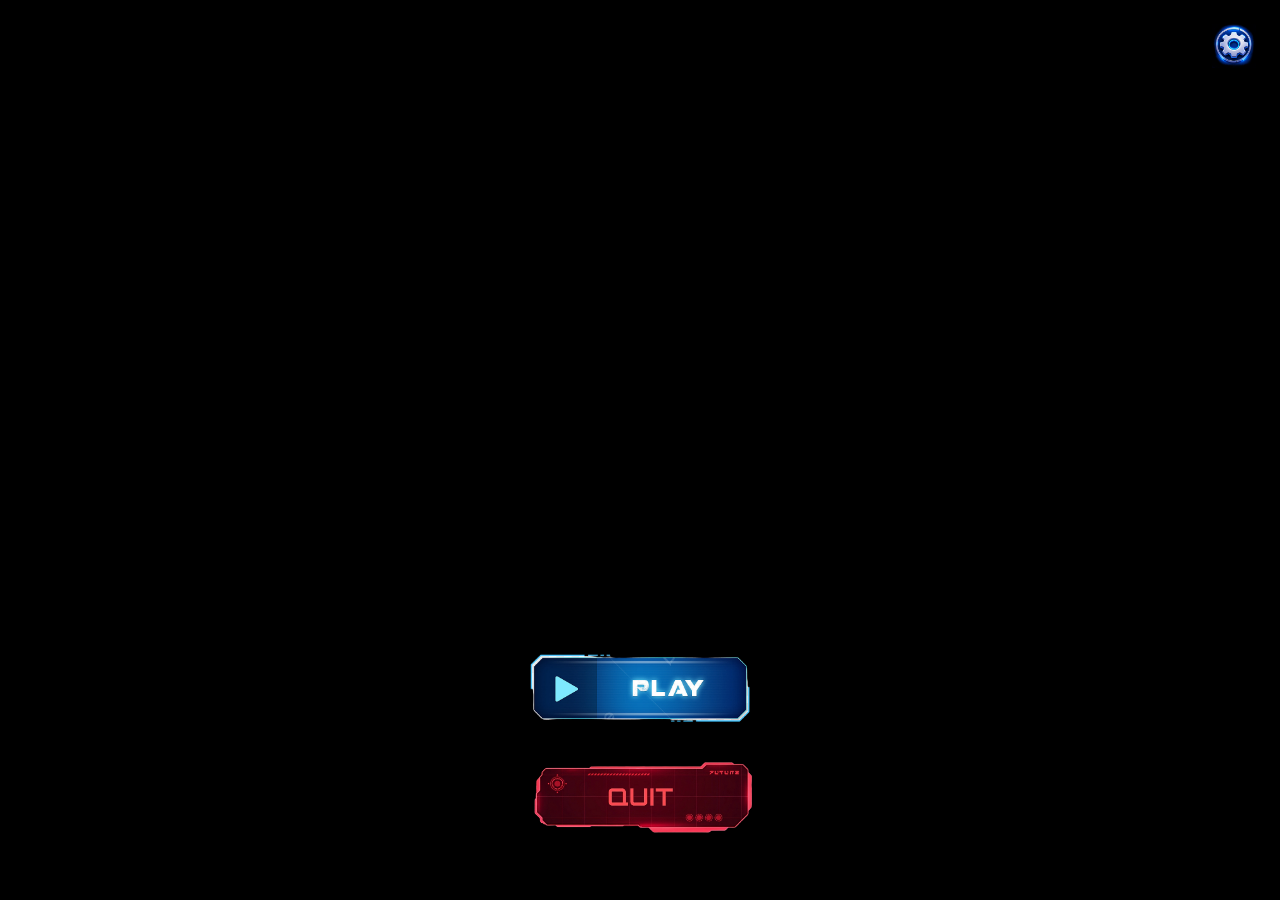
<file: index.html>
<!DOCTYPE html>
<html lang="en">
<head>
  <meta charset="UTF-8" />
  <meta name="viewport" content="width=device-width, initial-scale=1.0" />
  <title>SOLAR ALERT</title>
  <style>
    * {
      margin: 0;
      padding: 0;
      box-sizing: border-box;
      user-select: none;
    }

    html, body {
      width: 100%;
      height: 100%;
      overflow: hidden;
      background-color: #000;
      font-family: 'Segoe UI', Tahoma, Geneva, Verdana, sans-serif;
    }

    .background-video {
      position: fixed;
      inset: 0;
      width: 100vw;
      height: 100vh;
      object-fit: cover;
      z-index: 1;
    }

    /* Lower-middle vertical menu container */
    .menu-container {
      position: fixed;
      bottom: 5%;
      left: 50%;
      transform: translateX(-50%);
      z-index: 2;
      display: flex;
      flex-direction: column;
      align-items: center;
      gap: 1rem;
    }

    .exit-image-btn {
      position: relative;
      display: grid;
      place-items: center;
      width: min(240px, 72vw);
      aspect-ratio: 1457 / 703;
      border: none;
      padding: 0;
      background: transparent;
      cursor: pointer;
      transition: transform 0.2s ease, filter 0.2s ease;
    }

    .exit-image-btn img {
      position: absolute;
      inset: 0;
      width: 100%;
      height: 100%;
      object-fit: contain;
      pointer-events: none;
    }

    .exit-image-btn:hover,
    .exit-image-btn:focus-visible {
      transform: scale(1.08);
      filter: drop-shadow(0 0 12px rgba(56, 189, 248, 0.8));
    }

    .exit-image-btn:focus-visible {
      outline: 2px solid #7dd3fc;
      outline-offset: 3px;
    }

    .exit-image-btn:active {
      transform: scale(0.98);
    }

    .play-image-btn {
      position: relative;
      width: min(220px, 70vw);
      height: min(70px, 22vw);
      overflow: hidden;
      border: none;
      padding: 0;
      background: transparent;
      cursor: pointer;
      transition: transform 0.2s ease, filter 0.2s ease;
    }

    .play-image-btn img {
      position: absolute;
      top: 50%;
      left: 50%;
      width: min(380px, 120vw);
      height: min(380px, 120vw);
      max-width: none;
      object-fit: contain;
      transform: translate(-50%, -50%);
    }

    .play-image-btn:hover,
    .play-image-btn:focus-visible {
      transform: scale(1.08);
      filter: drop-shadow(0 0 12px rgba(56, 189, 248, 0.8));
    }

    .play-image-btn:focus-visible {
      outline: 2px solid #7dd3fc;
      outline-offset: 3px;
    }

    .play-image-btn:active {
      transform: scale(0.98);
    }

    /* Upper-right icon bar */
    .top-right-controls {
      position: fixed;
      top: 1.5rem;
      right: 1.5rem;
      z-index: 3;
      display: flex;
      align-items: center;
      gap: 1rem;
    }

    .icon-btn {
      background: transparent;
      border: none;
      padding: 0;
      cursor: pointer;
      transition: transform 0.2s ease, opacity 0.2s ease;
    }

    .icon-btn img {
      width: 44px;
      height: 44px;
      display: block;
      object-fit: contain;
      filter: drop-shadow(0 2px 6px rgba(0, 0, 0, 0.85));
    }

    .icon-btn:hover {
      transform: scale(1.1);
    }

    .icon-btn.disabled {
      cursor: default;
      opacity: 0.85;
    }

    .icon-btn.disabled:hover {
      transform: none;
    }

    .settings-modal {
      position: fixed;
      top: 5rem;
      right: 1.5rem;
      z-index: 4;
      display: none;
      width: min(320px, calc(100vw - 3rem));
      padding: 1.25rem;
      color: #ffffff;
      background: rgba(10, 15, 28, 0.96);
      border: 1px solid rgba(56, 189, 248, 0.55);
      border-radius: 14px;
      box-shadow: 0 12px 36px rgba(0, 0, 0, 0.7);
    }

    .settings-modal h2 {
      margin-bottom: 1rem;
      font-size: 1.2rem;
    }

    .sound-row,
    .volume-row {
      display: flex;
      align-items: center;
      justify-content: space-between;
      gap: 1rem;
      margin-bottom: 1rem;
      font-weight: 700;
    }

    .sound-toggle {
      padding: 0.2rem;
      background: transparent;
      border: 0;
      cursor: pointer;
    }

    .sound-toggle img {
      display: block;
      width: 40px;
      height: 40px;
      object-fit: contain;
    }

    .volume-row input {
      width: 120px;
      accent-color: #fbbf24;
    }

    .audio-status {
      min-height: 2.5em;
      margin-bottom: 0.8rem;
      color: #cbd5e1;
      font-size: 0.8rem;
      line-height: 1.4;
    }

    .close-settings-btn {
      width: 100%;
      padding: 0.6rem;
      color: #ffffff;
      background: #334155;
      border: 0;
      border-radius: 8px;
      font-weight: 700;
      cursor: pointer;
    }

  </style>
</head>
<body>

  <!-- Background Video -->
  <video class="background-video" src="assets/video/welcome-background.mp4" autoplay muted playsinline aria-hidden="true"></video>

  <!-- Background Audio -->
  <audio id="bgAudio" src="assets/audio/bg-music.mp3" autoplay loop></audio>

  <!-- Upper-Right Controls -->
  <div class="top-right-controls">
    <button id="settingBtn" class="icon-btn" aria-label="Settings" aria-expanded="false">
      <img src="assets/icon/setting.png" alt="Settings" />
    </button>
  </div>

  <section id="settingsModal" class="settings-modal" role="dialog" aria-labelledby="settingsTitle" aria-hidden="true">
    <h2 id="settingsTitle">Settings</h2>
    <div class="sound-row">
      <span>Background Music</span>
      <button id="audioToggleBtn" class="sound-toggle" type="button" aria-label="Turn background music off" aria-pressed="true">
        <img id="audioIcon" src="assets/icon/bg-on.png" alt="Music on" />
      </button>
    </div>
    <label class="volume-row" for="volumeSlider">
      <span>Volume</span>
      <input id="volumeSlider" type="range" min="0" max="100" value="50" />
      <span id="volumeValue">50%</span>
    </label>
    <p id="audioStatus" class="audio-status" aria-live="polite"></p>
    <button id="closeSettingsBtn" class="close-settings-btn" type="button">Close</button>
  </section>

  <!-- Main Menu -->
  <div class="menu-container">
    <button id="playBtn" class="play-image-btn" type="button" aria-label="Play">
      <img src="assets/icon/play.png" alt="" />
    </button>
    <button id="exitBtn" class="exit-image-btn" type="button" aria-label="Exit">
      <img src="assets/icon/mm-exit.png" alt="" />
    </button>
  </div>

  <script>
    const playBtn = document.getElementById('playBtn');
    const exitBtn = document.getElementById('exitBtn');

    playBtn.addEventListener('click', () => {
      window.top.location.href = 'game.html';
    });

    exitBtn.addEventListener('click', () => {
      window.top.location.href = 'landing.html';
    });

    const bgAudio = document.getElementById('bgAudio');
    const audioToggleBtn = document.getElementById('audioToggleBtn');
    const audioIcon = document.getElementById('audioIcon');
    const settingBtn = document.getElementById('settingBtn');
    const settingsModal = document.getElementById('settingsModal');
    const closeSettingsBtn = document.getElementById('closeSettingsBtn');
    const volumeSlider = document.getElementById('volumeSlider');
    const volumeValue = document.getElementById('volumeValue');
    const audioStatus = document.getElementById('audioStatus');
    let isAudioOn = true;
    let hasInteracted = false;

    bgAudio.volume = Number(volumeSlider.value) / 100;

    function updateAudioToggle() {
      audioIcon.src = isAudioOn ? 'assets/icon/bg-on.png' : 'assets/icon/bg-off.png';
      audioIcon.alt = isAudioOn ? 'Music on' : 'Music off';
      audioToggleBtn.setAttribute('aria-label', isAudioOn ? 'Turn background music off' : 'Turn background music on');
      audioToggleBtn.setAttribute('aria-pressed', String(isAudioOn));
    }

    function playBackgroundMusic() {
      bgAudio.play().then(() => {
        audioStatus.textContent = '';
      }).catch((error) => {
        if (error.name === 'NotAllowedError' && isAudioOn && !hasInteracted) {
          isAudioOn = false;
          updateAudioToggle();
          audioStatus.textContent = 'Autoplay was blocked. Click or tap the page to retry, or turn music on here.';
        } else if (isAudioOn) {
          audioStatus.textContent = 'Music could not start. Check browser audio permissions and try again.';
        }
      });
    }

    settingBtn.addEventListener('click', () => {
      settingsModal.style.display = 'block';
      settingsModal.setAttribute('aria-hidden', 'false');
      settingBtn.setAttribute('aria-expanded', 'true');
    });

    closeSettingsBtn.addEventListener('click', () => {
      settingsModal.style.display = 'none';
      settingsModal.setAttribute('aria-hidden', 'true');
      settingBtn.setAttribute('aria-expanded', 'false');
    });

    audioToggleBtn.addEventListener('click', () => {
      hasInteracted = true;
      isAudioOn = !isAudioOn;
      updateAudioToggle();
      if (!isAudioOn) {
        bgAudio.pause();
        audioStatus.textContent = '';
      } else {
        playBackgroundMusic();
      }
    });

    volumeSlider.addEventListener('input', () => {
      bgAudio.volume = Number(volumeSlider.value) / 100;
      volumeValue.textContent = `${volumeSlider.value}%`;
    });

    document.addEventListener('pointerdown', (event) => {
      hasInteracted = true;
      const clickedSoundToggle = event.target === audioToggleBtn || audioToggleBtn.contains(event.target);
      if (!clickedSoundToggle && !isAudioOn) {
        isAudioOn = true;
        updateAudioToggle();
      }
      if (!clickedSoundToggle && isAudioOn && bgAudio.paused) playBackgroundMusic();
    }, { once: true });

    updateAudioToggle();
    playBackgroundMusic();
    
  </script>

</body>
</html>
</file>
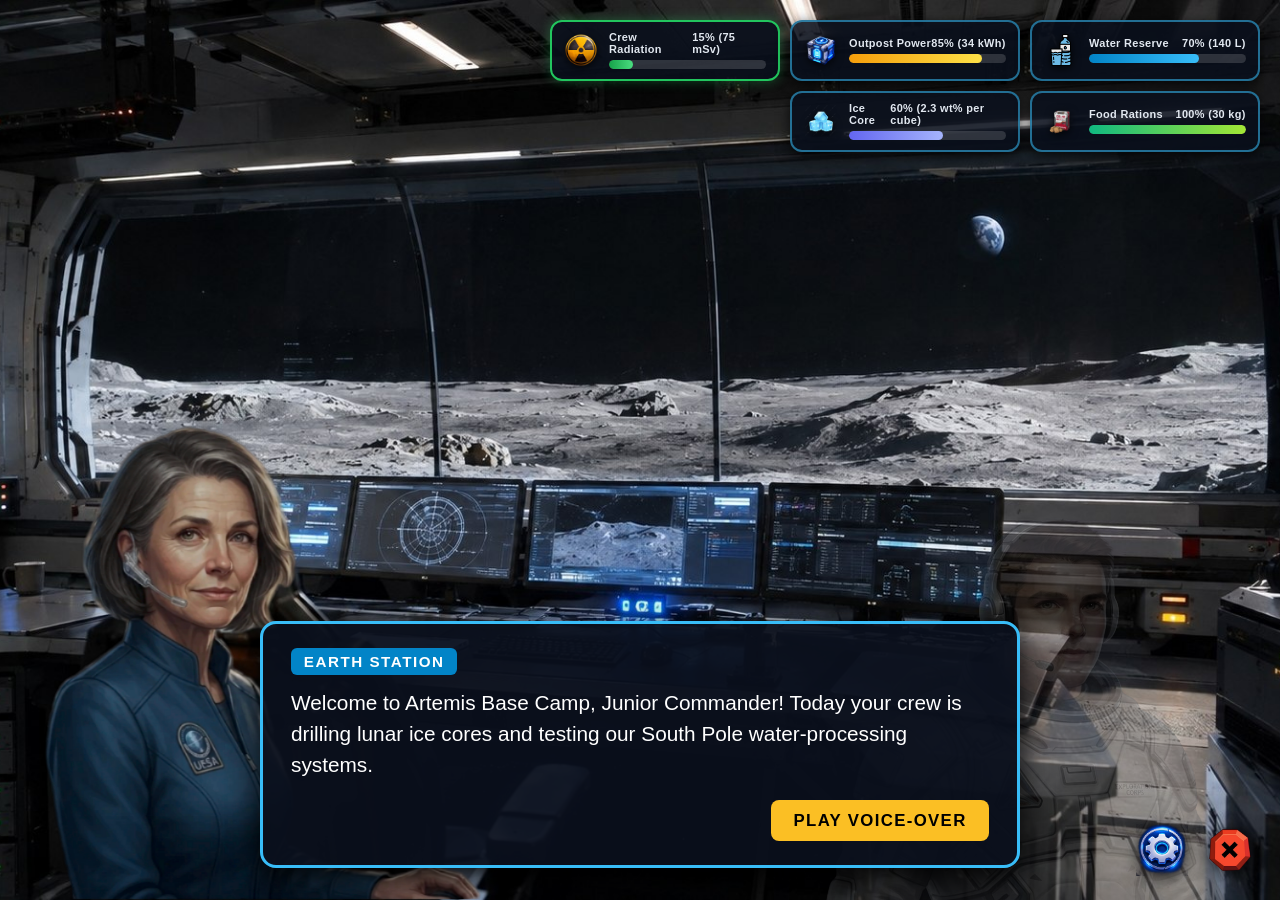
<file: game.html>
<!DOCTYPE html>
<head>
  <meta charset="UTF-8" />
  <meta name="viewport" content="width=device-width, initial-scale=1.0" />
  <title>SOLAR ALERT - Mission</title>
  <link rel="stylesheet" href="game.css" />
  <link rel="stylesheet" href="minigame.css" />
</head>
<body>

  <!-- Background Audio Tracks -->
  <audio id="bgMusic" src="assets/audio/bg-music.mp3" loop></audio>
  <audio id="stormMusic" src="assets/audio/solar-storm-bg.mp3" loop></audio>
  <audio id="voiceOverAudio" preload="auto"></audio>

  <!-- Cutscene Video -->
  <video id="introVideo" class="fullscreen-media" src="assets/video/solar-storm.mp4" playsinline></video>
  <button id="skipBtn" class="skip-btn">Skip</button>

  <!-- Main Cockpit View -->
  <img id="cockpitBg" class="fullscreen-media" src="assets/images/cockpit.jpg" alt="Station Cockpit" />

  <!-- Red Emergency Lighting Overlay (Active during Power Outbreak) -->
  <div id="emergencyLightOverlay" class="emergency-light-overlay"></div>

  <!-- Dark Overlay for Spotlight Tutorial & End Debrief -->
  <div id="tutorialOverlay" class="tutorial-overlay"></div>

  <!-- System Bot + Overhead Point Collector -->
  <div id="systemBotCorner" class="system-bot-corner">
    <div id="botPointCollector" class="bot-point-collector" aria-live="polite">
      <span class="bot-collector-icon">🤖</span>
      <div class="bot-collector-info">
        <span class="bot-collector-label">BOT SCORE BANK</span>
        <strong id="botPointValue">0 PTS</strong>
      </div>
      <span id="botPointFloat" class="bot-point-float"></span>
    </div>
    <img src="assets/icon/system-bot.png" alt="System Bot" class="system-bot-img" />
  </div>

  <!-- Top-Center Earth-Lunar Radio Warning Banner -->
  <div id="radioAlertBanner" class="radio-alert-banner" role="alert" aria-live="assertive">
    <span id="radioAlertTag" class="radio-alert-tag">EARTH COMMS</span>
    <span id="radioAlertText" class="radio-alert-text"></span>
  </div>

  <!-- Top-Left Stack: Objective HUD + Expressive 2-Minute Choice Timer -->
  <div class="top-left-hud-stack">
    <div id="objectiveHud" class="objective-hud">
      <button id="objectiveToggleBtn" class="objective-icon-btn" type="button" title="Show objectives" aria-label="Show objectives" aria-expanded="false">
        <img id="objectiveIcon" src="assets/icon/objective.png" alt="Objectives" class="objective-icon-img" />
      </button>
      <div id="objectiveBody" class="objective-body">
        <div id="objectiveTitle" class="objective-title">Current Objective</div>
        <div id="objectiveText" class="objective-text"></div>
      </div>
    </div>

    <!-- 2-Minute Spinning Sand Clock Choice Timer (Moves with Objective Maximize/Minimize) -->
    <div id="choiceTimerHud" class="choice-timer-hud" role="timer" aria-live="polite">
      <div class="timer-top-row">
        <span id="sandclockIcon" class="sandclock-spinner" aria-hidden="true">⏳</span>
        <div class="timer-text-group">
          <span id="timerMoodText" class="timer-mood-text">DECISION WINDOW</span>
          <strong id="timerCountdownText" class="timer-countdown-text">02:00</strong>
        </div>
      </div>
      <div class="timer-bar-track">
        <div id="timerBarFill" class="timer-bar-fill" style="width: 100%;"></div>
      </div>
    </div>
  </div>

  <!-- Top-Right 5 Resource Meters -->
  <div id="resourceHud" class="resource-hud">
    <!-- 1. Crew Radiation -->
    <button id="meter-radiation" class="resource-meter rad-normal" data-resource="radiation">
      <img src="assets/icon/radiation.png" alt="Crew Radiation" class="resource-icon" />
      <div class="meter-info">
        <div class="meter-label">
          <span>Crew Radiation</span>
          <span id="val-radiation">15% (75 mSv)</span>
        </div>
        <div class="meter-track">
          <div id="bar-radiation" class="meter-fill fill-radiation-normal" style="width: 15%;"></div>
        </div>
      </div>
    </button>

    <!-- 2. Outpost Power -->
    <button id="meter-power" class="resource-meter" data-resource="power">
      <img src="assets/icon/power.png" alt="Outpost Power" class="resource-icon" />
      <div class="meter-info">
        <div class="meter-label">
          <span>Outpost Power</span>
          <span id="val-power">85% (34 kWh)</span>
        </div>
        <div class="meter-track">
          <div id="bar-power" class="meter-fill fill-power" style="width: 85%;"></div>
        </div>
      </div>
    </button>

    <!-- 3. Water Reserve -->
    <button id="meter-water" class="resource-meter" data-resource="water">
      <img src="assets/icon/water.png" alt="Water Reserve" class="resource-icon" />
      <div class="meter-info">
        <div class="meter-label">
          <span>Water Reserve</span>
          <span id="val-water">70% (140 L)</span>
        </div>
        <div class="meter-track">
          <div id="bar-water" class="meter-fill fill-water" style="width: 70%;"></div>
        </div>
      </div>
    </button>

    <!-- 4. Ice Core -->
    <button id="meter-ice" class="resource-meter" data-resource="ice">
      <img src="assets/icon/ice-core.png" alt="Ice Core" class="resource-icon" />
      <div class="meter-info">
        <div class="meter-label">
          <span>Ice Core</span>
          <span id="val-ice">60% (2.3 wt% per cube)</span>
        </div>
        <div class="meter-track">
          <div id="bar-ice" class="meter-fill fill-ice" style="width: 60%;"></div>
        </div>
      </div>
    </button>

    <!-- 5. Crew Food Rations -->
    <button id="meter-food" class="resource-meter" data-resource="food">
      <img src="assets/icon/food.png" alt="Food Rations" class="resource-icon" />
      <div class="meter-info">
        <div class="meter-label">
          <span>Food Rations</span>
          <span id="val-food">100% (30 kg)</span>
        </div>
        <div class="meter-track">
          <div id="bar-food" class="meter-fill fill-food" style="width: 100%;"></div>
        </div>
      </div>
    </button>
  </div>

  <!-- Step 2: Interactive Resource Highlight Guide (With System Bot) -->
  <div id="mechanicsCard" class="mechanics-card">
    <div id="mechStepBadge" class="mech-step-badge">System Bot // Resource Guide (1/4)</div>
    <div class="mech-header">
      <img id="mechIcon" src="assets/icon/radiation.png" alt="Resource Icon" class="mech-icon" />
      <h2 id="mechTitle" class="mechanics-title">Crew Radiation</h2>
    </div>
    <p id="mechDesc" class="mech-desc"></p>
    <button id="mechNextBtn" class="start-shift-btn">Next Resource</button>
  </div>

  <!-- Solar Spike Warning Banner (Triggers when Routine Quota is met) -->
  <div id="solarSpikeBanner" class="spike-banner">
    <div class="spike-title">⚠️ DEEP-SPACE TELEMETRY ALERT ⚠️</div>
    <div class="spike-sub">X-Class Solar Flare Eruption Detected — Incoming Radiation Wave!</div>
  </div>

  <!-- Bottom-Center Interactive Cockpit Action Deck (System Bot Prompting Actions) -->
  <div id="actionDeck" class="action-deck">
    <div class="system-prompt-bar">
      <div class="system-prompt-content">
        <span class="system-prompt-badge">SYSTEM BOT // ACTION REQUIRED</span>
        <div id="actionFeedback" class="action-feedback">
          Routine Shift Active: Select a cockpit system below. Click "?" on any choice to inspect its details and effects.
        </div>
      </div>
    </div>
    <div id="actionButtonsContainer" class="action-buttons"></div>
  </div>

  <!-- Clickable Resource Detail Popup Modal -->
  <div id="detailModal" class="detail-modal">
    <div class="detail-header">
      <img id="detailIcon" src="assets/icon/radiation.png" alt="Icon" class="detail-icon" />
      <div>
        <h3 id="detailTitle" class="detail-title">Resource Name</h3>
        <span id="detailValue" class="detail-status">Current Level: 0%</span>
      </div>
    </div>
    <p id="detailDesc" class="detail-desc"></p>
    <button id="closeDetailBtn" class="close-detail-btn">Got It</button>
  </div>

  <!-- Educational Mission Debrief / Abort Modal -->
  <div id="debriefModal" class="debrief-modal">
    <div id="debriefBadge" class="debrief-badge">MISSION DEBRIEF</div>
    <h2 id="debriefTitle" class="debrief-title">Solar Storm Passed</h2>
    <p id="debriefSummary" class="debrief-summary"></p>

    <div id="debriefStats" class="debrief-stats"></div>

    <div class="debrief-section">
      <div class="debrief-section-title">Mission Decision Log</div>
      <ul id="debriefChoices" class="debrief-choices"></ul>
    </div>

    <div class="debrief-lesson-box">
      <div class="debrief-lesson-title">🛰️ NASA Science Takeaway</div>
      <p id="debriefLesson" class="debrief-lesson-text"></p>
    </div>

    <div class="debrief-actions">
      <button id="replayBtn" class="start-shift-btn">Try Another Strategy</button>
      <button id="menuBtn" class="secondary-btn">Main Menu</button>
    </div>
  </div>

  <!-- Earth-Lunar-System Radio Comms Dialog -->
  <div id="commsBox" class="comms-box">
    <!-- Big Left Character: Earth Station Communicator -->
    <img
      id="earthAvatarWrap"
      src="assets/icon/earth-station-communicator.png"
      alt="Earth Station Communicator"
      class="comms-big-avatar avatar-left active-speaker"
    />

    <!-- Big Center Character: System Bot (Shown when neither Earth nor Commander is speaking) -->
    <img
      id="systemAvatarWrap"
      src="assets/icon/system-bot.png"
      alt="System Bot"
      class="comms-big-avatar avatar-system hidden-speaker"
    />

    <!-- Big Right Character: Space Station Commander -->
    <img
      id="lunarAvatarWrap"
      src="assets/icon/space-station-commander.png"
      alt="Space Station Commander"
      class="comms-big-avatar avatar-right inactive-speaker"
    />

    <!-- Bottom-Center Dialog Box -->
    <div class="comms-dialog-panel">
      <div id="speakerBadge" class="speaker-badge speaker-earth">Earth Station</div>
      <div id="dialogText" class="dialog-text"></div>
      <button id="dialogNextBtn" class="dialog-next-btn">Next</button>
    </div>
  </div>

  <!-- Lower-Right Controls: Settings & Exit with Hover Labels -->
  <div class="bottom-right-controls">
    <div class="hud-icon-wrap">
      <span class="hud-hover-label">Settings</span>
      <button id="settingBtn" class="hud-img-btn" type="button" aria-label="Settings">
        <img src="assets/icon/setting.png" alt="Settings" />
      </button>
    </div>

    <div class="hud-icon-wrap">
      <span class="hud-hover-label label-danger">Abort Mission</span>
      <button id="exitBtn" class="hud-img-btn" type="button" aria-label="Exit to Main Menu">
        <img src="assets/icon/exit.png" alt="Exit" />
      </button>
    </div>
  </div>

  <!-- Settings Modal (Background Music On/Off) -->
  <div id="settingsModal" class="custom-popup-modal" role="dialog" aria-labelledby="settingsModalTitle">
    <h3 id="settingsModalTitle" class="popup-modal-title">⚙️ Cockpit Settings</h3>
    <div class="settings-row">
      <span>Background Music</span>
      <button id="musicToggleBtn" type="button" class="music-toggle-btn is-on" aria-label="Turn background music off" aria-pressed="true">
        <img id="musicToggleIcon" src="assets/icon/bg-on.png" alt="Music on" />
      </button>
    </div>
    <div class="settings-row volume-settings-row">
      <label for="musicVolume">Volume</label>
      <input id="musicVolume" type="range" min="0" max="100" value="50" />
      <span id="musicVolumeValue">50%</span>
    </div>
    <button id="closeSettingsBtn" type="button" class="close-detail-btn">Close</button>
  </div>

  <!-- Exit / Mission Abort Confirmation Modal -->
  <div id="exitConfirmModal" class="custom-popup-modal modal-danger" role="dialog" aria-labelledby="exitConfirmTitle">
    <h3 id="exitConfirmTitle" class="popup-modal-title">⚠️ Confirm Mission Abort?</h3>
    <p class="popup-modal-desc">
      Are you sure you want to abort your current Artemis South Pole mission and return to the Main Menu?
    </p>
    <div class="popup-modal-actions">
      <button id="confirmAbortBtn" type="button" class="abort-confirm-btn">Yes, Abort Mission</button>
      <button id="cancelAbortBtn" type="button" class="secondary-btn">Stay on Mission</button>
    </div>
  </div>

  <!-- Ice Drill Mini-game -->
  <!-- Ice Drill Mini-game: Lunar Radar & Stratigraphy Puzzle -->
  <section id="iceDrillGame" class="drill-game-overlay" aria-labelledby="drillGameTitle" aria-hidden="true">
    
    <!-- STEP 1: HOW TO PLAY TUTORIAL MODAL (Shown before playing) -->
    <div class="drill-tutorial-panel" id="drillTutorialPanel">
      <div class="drill-topline">
        <span class="drill-kicker">MISSION SIMULATION / 01 // BRIEFING</span>
        <span class="drill-round">AGES 7–12 BRAIN LAB</span>
      </div>
      <h2>🧊 HOW TO PLAY: LUNAR ICE DRILL</h2>
      <p class="drill-intro">
        Deep inside <strong>Shackleton Crater</strong> at the Moon's South Pole, ancient water ice is hidden underground! 
        Use NASA radar clues to find the <strong>Pure Ice Cores</strong> without hitting hard volcanic boulders.
      </p>

      <div class="drill-howto-grid">
        <div class="drill-howto-card">
          <div class="drill-howto-icon">📡</div>
          <strong>1. Read the Radar Clues</strong>
          <p>Look at the <strong>Radar Numbers</strong> above each column. Higher Hydrogen % means water ice is buried in that column!</p>
        </div>
        <div class="drill-howto-card">
          <div class="drill-howto-icon">🔍</div>
          <strong>2. Scan Underground</strong>
          <p>Click any underground block to use a <strong>Radar Ping</strong> (you get 2 free scans per round) to peek before you drill.</p>
        </div>
        <div class="drill-howto-card">
          <div class="drill-howto-icon">🛠️</div>
          <strong>3. Aim &amp; Drill!</strong>
          <p>Select a target block and press <strong>DEPLOY DRILL</strong>. Find 🧊 <strong>Pure Ice</strong> and avoid 🪨 <strong>Basalt Rocks</strong>!</p>
        </div>
      </div>

      <div class="drill-science-tip">
        <span>🛰️ <strong>NASA Fact:</strong></span>
        <p>NASA's real <strong>TRIDENT drill</strong> uses a percussive auger to bore 1 meter into the Moon and bring up ice samples that have been frozen in darkness for billions of years!</p>
      </div>

      <div class="drill-actions">
        <button type="button" class="drill-lock-btn" id="startDrillPlayBtn">🚀 START DRILLING MISSION</button>
        <button type="button" class="drill-cancel-btn" id="cancelDrillFromTutBtn">EXIT</button>
      </div>
    </div>

    <!-- STEP 2: ACTIVE GAMEPLAY PANEL -->
    <div class="drill-game-panel" id="drillGamePanel" hidden>
      <div class="drill-topline">
        <span class="drill-kicker">MISSION SIMULATION / 01</span>
        <span class="drill-round" id="drillRound">EXCAVATION SITE 1 / 3</span>
      </div>
      <div class="drill-header-row">
        <h2 id="drillGameTitle">SHACKLETON CRATER RADAR DRILL</h2>
        <button type="button" class="drill-help-pill" id="openDrillHelpBtn" title="How to Play">❓ How to Play</button>
      </div>
      <p class="drill-intro" id="drillMissionSub">Use the Hydrogen Radar clues and your 2 Radar Pings to locate the Pure Ice Core!</p>

      <!-- Stats Bar -->
      <div class="drill-stats">
        <div><span>RADAR PINGS LEFT</span><strong id="drillScansLeft">2 📡</strong></div>
        <div><span>DRILL BIT HEALTH</span><strong id="coreIntegrity">100%</strong></div>
        <div><span>ICE CORES FOUND</span><strong id="drillScore">0 / 3</strong></div>
      </div>

      <!-- Animated Rig + Underground Crater Grid -->
      <div class="crater-excavation-stage">
        <!-- Surface Track & Animated Moving Drill Rig -->
        <div class="crater-surface-sky">
          <div class="drill-scene-label">VIPER ROVER // TRIDENT DRILL RIG</div>
          <div class="drill-rig-mover" id="drillRigMover" style="left: 12.5%;">
            <div class="drill-rig-cabin">
              <span class="drill-status-light" id="drillStatusLight"></span>
              <span class="drill-rig-eye">🛰️</span>
            </div>
            <div class="drill-rig-wheels"><span></span><span></span></div>
            <div class="drill-auger-rod" id="drillAugerRod"></div>
          </div>
          <div class="crater-surface-ground"></div>
          <div class="drill-fx-burst" id="drillFxBurst"></div>
        </div>

        <!-- Column Radar Clues -->
        <div class="radar-clue-row" id="radarClueRow" aria-label="Column hydrogen radar readings"></div>

        <!-- 4x2 Underground Strata Grid -->
        <div class="underground-grid" id="undergroundGrid" role="grid" aria-label="Underground lunar soil grid"></div>
      </div>

      <!-- Optional Brain-Booster Science Question Popup inside Panel -->
      <div class="drill-quiz-box" id="drillQuizBox" hidden>
        <div class="drill-quiz-badge">🧠 BRAIN-BOOSTER BONUS (+15% SCORE)</div>
        <p class="drill-quiz-q" id="drillQuizQuestion"></p>
        <div class="drill-quiz-options" id="drillQuizOptions"></div>
      </div>

      <p class="drill-instruction" id="drillInstruction" aria-live="polite">
        Tap a tile once to <strong>SCAN (📡)</strong> it, or select a tile and press <strong>DEPLOY DRILL</strong>!
      </p>

      <div class="drill-actions">
        <button type="button" class="drill-scan-btn" id="scanTileBtn">📡 RADAR SCAN TILE (2)</button>
        <button type="button" class="drill-lock-btn" id="lockDrillBtn">⚙️ DEPLOY DRILL HERE</button>
        <button type="button" class="drill-cancel-btn" id="cancelDrillBtn">ABORT</button>
      </div>

      <div class="drill-progress" aria-label="Excavation stages">
        <span class="active"></span><span></span><span></span>
      </div>
    </div>

    <!-- STEP 3: FINAL RESULT PANEL -->
    <div class="drill-result-panel" id="drillResultPanel" hidden aria-live="polite">
      <div class="drill-result-icon" id="drillResultIcon">🧊</div>
      <p class="drill-kicker">SHACKLETON EXCAVATION REPORT</p>
      <h2 id="drillResultTitle">CORE SECURED</h2>
      <p id="drillResultText"></p>
      <div class="drill-result-score">
        <span>FINAL EXTRACTION EFFICIENCY</span>
        <strong id="drillFinalScore">0%</strong>
      </div>
      <button type="button" class="drill-lock-btn" id="finishDrillBtn">RETURN TO BASE 🚀</button>
    </div>
  </section>

  <!-- Mission 2: Pipe Connection Puzzle -->
  <section id="waterMeltGame" class="water-game-overlay" aria-labelledby="waterGameTitle" aria-hidden="true">

    <!-- STEP 1: HOW TO PLAY TUTORIAL PANEL (Shown before playing) -->
    <div class="water-tutorial-panel" id="waterTutorialPanel">
      <div class="water-topline">
        <span>MISSION SIMULATION / 02 // BRIEFING</span>
        <span>MULTI-PATH PIPE PUZZLE</span>
      </div>
      <h2>💧 HOW TO PLAY: FIX THE WATER PIPES!</h2>
      <p class="water-intro">
        Help the Moon Base melt and filter lunar ice into clean drinking water! There is <strong>more than one way</strong> to connect the pipes—brainstorm the smartest route using the <strong>fewest turns</strong>!
      </p>

      <div class="water-howto-grid">
        <div class="water-howto-card">
          <div class="water-howto-icon">🔄</div>
          <strong>1. Tap to Rotate</strong>
          <p>Tap any pipe tile to turn it 90°. Connect the <strong>🧊 ICE (Start)</strong> on the left to <strong>💧 WATER (Goal)</strong> on the right.</p>
        </div>
        <div class="water-howto-card">
          <div class="water-howto-icon">🧠</div>
          <strong>2. Multiple Solutions!</strong>
          <p>Each board has a <strong>Short Upper Route</strong> and a <strong>Longer Lower Route</strong>. Look at the starting pieces to pick the path that needs fewer turns!</p>
        </div>
        <div class="water-howto-card">
          <div class="water-howto-icon">📈</div>
          <strong>3. Fewer Turns = More +% Water</strong>
          <p>Every extra rotation lowers your <strong>Efficiency %</strong>. Finishing at or near the <strong>Target Turns</strong> gives your base the highest <strong>+% Water</strong> boost!</p>
        </div>
      </div>

      <div class="water-science-tip">
        <span>🛰️ <strong>Efficiency Tip:</strong></span>
        <p>Before tapping, count how many turns the <strong>top row</strong> needs versus the <strong>bottom row</strong>. Choosing the path that is already mostly aligned saves turns and maximizes your water recovery!</p>
      </div>

      <div class="water-actions">
        <button type="button" class="water-melt-btn" id="startWaterPlayBtn">🚀 START PIPE MISSION</button>
        <button type="button" class="water-cancel-btn" id="cancelWaterFromTutBtn">EXIT</button>
      </div>
    </div>

    <!-- STEP 2: ACTIVE GAMEPLAY PANEL -->
    <div class="water-game-panel pipe-game-panel" id="waterGamePanel" hidden>
      <div class="water-topline">
        <span>MISSION SIMULATION / 02</span>
        <span id="waterRound">PUZZLE 1 / 3</span>
      </div>
      <div class="water-header-row">
        <h2 id="waterGameTitle">FIX THE WATER PIPES!</h2>
        <button type="button" class="water-help-pill" id="openWaterHelpBtn" title="How to Play">❓ How to Play</button>
      </div>
      <p class="water-intro">Tap a pipe to turn it. Multiple paths work—connect ICE to WATER in the <strong>fewest turns</strong> for maximum +% Water!</p>

      <div class="pipe-scene">
        <div class="pipe-station"><div class="pipe-station-icon">🧊</div><strong>ICE</strong><span>START</span></div>
        <div class="pipe-board-wrap"><div id="pipeBoard" class="pipe-board" aria-label="Pipe connection puzzle"></div></div>
        <div class="pipe-station"><div class="pipe-station-icon">💧</div><strong>WATER</strong><span>GOAL</span></div>
        <div class="pipe-flow" id="pipeFlow" aria-hidden="true">💦💦💦</div>
      </div>

      <div class="pipe-status-row">
        <div><span>CONNECTED PIPES</span><strong id="pipeConnected">1 / 4+</strong></div>
        <div><span id="pipeTargetLabel">ROTATIONS (TARGET: --)</span><strong id="pipeMoves">0</strong></div>
        <div><span>EFFICIENCY RATE</span><strong id="pipeTank">100%</strong></div>
      </div>

      <p class="water-instruction" id="waterInstruction" aria-live="polite">Tap the pipe pieces to rotate them until they connect from ICE to WATER.</p>
      <div class="water-actions">
        <button type="button" class="water-melt-btn" id="pipeCheckBtn">💦 CHECK WATER FLOW</button>
        <button type="button" class="water-cancel-btn" id="cancelWaterBtn">EXIT MISSION</button>
      </div>
      <div class="water-progress" id="waterProgress"><i class="active"></i><i></i><i></i></div>
    </div>

    <!-- STEP 3: FINAL RESULT PANEL -->
    <div class="water-result-panel" id="waterResultPanel" hidden aria-live="polite">
      <div class="water-result-emoji" id="waterResultEmoji">🏆💧</div>
      <p class="water-kicker">MISSION COMPLETE</p>
      <h2 id="waterResultTitle">WATER SYSTEM RESTORED!</h2>
      <p id="waterResultText"></p>
      <div class="water-final-score">
        FINAL EFFICIENCY SCORE (DETERMINES +% WATER)
        <strong id="waterFinalScore">0%</strong>
      </div>
      <button type="button" class="water-melt-btn" id="finishWaterBtn">RETURN TO BASE 🚀</button>
    </div>
  </section>

  <!-- Mission 3: Align Solar Arrays (Memory Match) -->
  <section id="solarAlignGame" class="solar-game-overlay" aria-labelledby="solarGameTitle" aria-hidden="true">

    <!-- STEP 1: HOW TO PLAY TUTORIAL PANEL (Shown before playing) -->
    <div class="solar-tutorial-panel" id="solarTutorialPanel">
      <div class="solar-topline">
        <span>MISSION SIMULATION / 03 // BRIEFING</span>
        <span>SOLAR TELEMETRY LAB</span>
      </div>
      <h2>☀️ HOW TO PLAY: SOLAR ARRAY ALIGNMENT</h2>
      <p class="solar-intro">
        At the Moon's South Pole, the Sun skims right along the horizon! Memorize the grid during the <strong>Radar Preview</strong> and match all <strong>4 Solar System Pairs</strong> in the fewest flips to maximize your <strong>+% Outpost Power</strong>!
      </p>

      <div class="solar-howto-grid">
        <div class="solar-howto-card">
          <div class="solar-howto-icon">👀</div>
          <strong>1. Watch the Quick Preview!</strong>
          <p>When each round starts, all 8 nodes briefly reveal their symbols for <strong>2 seconds</strong>. Memorize where the matching pair codes are!</p>
        </div>
        <div class="solar-howto-card">
          <div class="solar-howto-icon">🔗</div>
          <strong>2. Match Linked Solar Pairs</strong>
          <p>Match cards with the same <strong>Pair Code</strong>: <br/>
            <strong>[A]</strong> ☀️ Sun + 🪞 Mirror &nbsp;|&nbsp; <strong>[B]</strong> 📐 Tilt + 🗼 Tower<br/>
            <strong>[C]</strong> ⚡ PV Cell + 🔋 Battery &nbsp;|&nbsp; <strong>[D]</strong> 🛰️ Beam + 🛡️ Breaker
          </p>
        </div>
        <div class="solar-howto-card">
          <div class="solar-howto-icon">⚡</div>
          <strong>3. Fewer Flips = More +% Power</strong>
          <p>Every extra mismatch flip lowers your <strong>Beam Efficiency %</strong>. You also get <strong>1 Free Horizon Peek</strong> if you get stuck!</p>
        </div>
      </div>

      <div class="solar-science-tip">
        <span>🛰️ <strong>NASA Fact:</strong></span>
        <p>Because the Moon only tilts <strong>1.5°</strong> on its axis, tall peaks near Shackleton Crater receive almost non-stop horizon sunlight—making vertical solar towers the ultimate lunar power plant!</p>
      </div>

      <div class="solar-actions">
        <button type="button" class="solar-reset-btn" id="startSolarPlayBtn">🚀 START SOLAR ALIGNMENT</button>
        <button type="button" class="solar-cancel-btn" id="cancelSolarFromTutBtn">EXIT</button>
      </div>
    </div>

    <!-- STEP 2: ACTIVE GAMEPLAY PANEL -->
    <div class="solar-game-panel" id="solarGamePanel" hidden>
      <div class="solar-topline">
        <span>MISSION SIMULATION / 03</span>
        <span id="solarMatches">TOWERS ONLINE: 0 / 4</span>
      </div>
      <div class="solar-header-row">
        <h2 id="solarGameTitle">SOUTH POLE SOLAR ARRAY ALIGNMENT</h2>
        <button type="button" class="solar-help-pill" id="openSolarHelpBtn" title="How to Play">❓ How to Play</button>
      </div>
      <p class="solar-intro">Memorize the nodes during the preview! Match the 4 linked <strong>Pair Codes (A, B, C, D)</strong> in the fewest flips.</p>

      <!-- Animated Solar Towers Visual Stage -->
      <div class="solar-tower-stage" aria-hidden="true">
        <div class="solar-sun-orb" id="solarSunOrb">☀️</div>
        <div class="solar-towers-row" id="solarTowersRow">
          <div class="solar-tower-unit" data-tower="0"><span>🗼</span><small>ARRAY A</small></div>
          <div class="solar-tower-unit" data-tower="1"><span>🗼</span><small>ARRAY B</small></div>
          <div class="solar-tower-unit" data-tower="2"><span>🗼</span><small>ARRAY C</small></div>
          <div class="solar-tower-unit" data-tower="3"><span>🗼</span><small>ARRAY D</small></div>
        </div>
      </div>

      <div class="solar-stats">
        <div><span>FLIPS (OPTIMAL: 4–5)</span><strong id="solarFlips">0</strong></div>
        <div><span>HORIZON PEEK LEFT</span><strong id="solarPeekCount">1 👁️</strong></div>
        <div><span>BEAM EFFICIENCY</span><strong id="solarEfficiency">100%</strong></div>
      </div>

      <div id="solarMemoryGrid" class="solar-memory-grid" aria-label="Solar node memory grid"></div>

      <p class="solar-instruction" id="solarInstruction" aria-live="polite">Watch closely! Previewing South Pole solar nodes...</p>
      <div class="solar-actions">
        <button type="button" class="solar-peek-btn" id="solarPeekBtn">👁️ HORIZON PEEK (1)</button>
        <button type="button" class="solar-reset-btn" id="solarResetBtn">🔄 SHUFFLE NODES</button>
        <button type="button" class="solar-cancel-btn" id="cancelSolarBtn">ABORT</button>
      </div>
    </div>

    <!-- STEP 3: FINAL RESULT PANEL -->
    <div class="solar-result-panel" id="solarResultPanel" hidden aria-live="polite">
      <div class="solar-result-icon" id="solarResultIcon">☀️</div>
      <p class="solar-kicker">ARRAY TELEMETRY REPORT</p>
      <h2 id="solarResultTitle">ARRAYS ALIGNED</h2>
      <p id="solarResultText"></p>
      <div class="solar-result-score">
        <span>ALIGNMENT EFFICIENCY (DETERMINES +% POWER)</span>
        <strong id="solarFinalScore">0%</strong>
      </div>
      <button type="button" class="solar-reset-btn" id="finishSolarBtn">RETURN TO BASE 🚀</button>
    </div>
  </section>

  <script src="game.js"></script>
  <script src="drill-game.js"></script>
  <script src="water-game.js"></script>
  <script src="solar-game.js"></script>
</body>
</html>
</file>
<file: game.css>
* {
  margin: 0;
  padding: 0;
  box-sizing: border-box;
  user-select: none;
}

html, body {
  width: 100%;
  height: 100%;
  overflow: hidden;
  background-color: #000;
  font-family: 'Segoe UI', Tahoma, Geneva, Verdana, sans-serif;
}

/* Fullscreen video and cockpit background */
.fullscreen-media {
  position: fixed;
  inset: 0;
  width: 100vw;
  height: 100vh;
  object-fit: cover;
  transition: filter 0.4s ease;
}

#introVideo {
  z-index: 10;
  display: none;
}

#cockpitBg {
  z-index: 1;
  display: block;
}

/* Power Outbreak: Dim cockpit with dark red emergency lighting */
body.power-outbreak-mode #cockpitBg {
  filter: brightness(0.42) contrast(1.2) sepia(0.6) hue-rotate(-35deg);
}

.emergency-light-overlay {
  position: fixed;
  inset: 0;
  z-index: 2;
  pointer-events: none;
  display: none;
  background: radial-gradient(circle at center, rgba(220, 38, 38, 0.18), rgba(127, 29, 29, 0.62));
  animation: emergencyRedPulse 1.1s ease-in-out infinite alternate;
}

body.power-outbreak-mode .emergency-light-overlay {
  display: block;
}

@keyframes emergencyRedPulse {
  from { opacity: 0.45; }
  to   { opacity: 0.92; }
}

/* Top-Center Radio Alert Banner (Warnings & Outbreaks) */
.radio-alert-banner {
  position: fixed;
  top: 1.25rem;
  left: 50%;
  transform: translateX(-50%);
  z-index: 8;
  display: none;
  align-items: center;
  gap: 0.75rem;
  width: 92%;
  max-width: 660px;
  padding: 0.75rem 1.2rem;
  border-radius: 12px;
  background: rgba(15, 23, 42, 0.96);
  border: 2px solid #fbbf24;
  color: #ffffff;
  box-shadow: 0 10px 30px rgba(0, 0, 0, 0.9);
}

.radio-alert-banner.alert-yellow {
  border-color: #fbbf24;
  box-shadow: 0 0 24px rgba(251, 191, 36, 0.55);
}

.radio-alert-banner.alert-red {
  background: rgba(69, 10, 10, 0.96);
  border-color: #ef4444;
  box-shadow: 0 0 28px rgba(239, 68, 68, 0.85);
}

.radio-alert-tag {
  flex-shrink: 0;
  font-size: 0.75rem;
  font-weight: 900;
  letter-spacing: 0.08em;
  text-transform: uppercase;
  padding: 0.25rem 0.55rem;
  border-radius: 6px;
  background: #fbbf24;
  color: #000;
}

.radio-alert-banner.alert-red .radio-alert-tag {
  background: #ef4444;
  color: #fff;
}

.radio-alert-text {
  font-size: 0.95rem;
  font-weight: 700;
  line-height: 1.35;
}

/* Dim overlay during resource highlight tutorial & debrief */
.tutorial-overlay {
  position: fixed;
  inset: 0;
  background: rgba(0, 0, 0, 0.75);
  z-index: 4;
  display: none;
}

/* Lower-right Skip text button */
.skip-btn {
  position: fixed;
  bottom: 2rem;
  right: 2.5rem;
  z-index: 11;
  display: none;
  background: none;
  border: none;
  outline: none;
  color: #ffffff;
  font-size: 1.6rem;
  font-weight: 700;
  letter-spacing: 0.12em;
  text-transform: uppercase;
  cursor: pointer;
  text-shadow: 0 3px 10px rgba(0, 0, 0, 0.9);
  transition: color 0.2s ease, transform 0.2s ease;
}

.skip-btn:hover {
  color: #fbbf24;
  transform: scale(1.08);
}

/* Top-Right 5 Resource Meters HUD */
.resource-hud {
  position: fixed;
  top: 1.25rem;
  right: 1.25rem;
  z-index: 5;
  display: grid;
  grid-template-columns: repeat(3, minmax(0, 1fr));
  width: min(94vw, 710px);
  gap: 0.63rem;
}

.resource-meter:nth-child(4) {
  grid-column: 2;
}

.resource-meter:nth-child(5) {
  grid-column: 3;
}

.resource-meter {
  display: flex;
  align-items: center;
  gap: 0.675rem;
  background: rgba(10, 15, 28, 0.88);
  border: 2px solid rgba(56, 189, 248, 0.55);
  border-radius: 12px;
  padding: 0.585rem 0.765rem;
  color: #ffffff;
  cursor: pointer;
  text-align: left;
  transition: transform 0.2s ease, border-color 0.2s ease, box-shadow 0.2s ease;
  box-shadow: 0 4px 14px rgba(0, 0, 0, 0.8);
}

.resource-meter:hover {
  transform: translateY(-2px);
  border-color: #fbbf24;
}

/* Radiation HUD State Classes */
.resource-meter.rad-normal {
  border-color: #22c55e;
  box-shadow: 0 0 12px rgba(34, 197, 94, 0.35);
}

.resource-meter.rad-warning {
  border-color: #f59e0b;
  background: rgba(69, 26, 3, 0.92);
  box-shadow: 0 0 20px rgba(239, 68, 68, 0.85);
  animation: radWarningPulse 0.9s infinite alternate;
}

@keyframes radWarningPulse {
  from { border-color: #f59e0b; box-shadow: 0 0 12px rgba(245, 158, 11, 0.7); }
  to   { border-color: #ef4444; box-shadow: 0 0 24px rgba(239, 68, 68, 1); }
}

/* Spotlight highlight state during tutorial */
.resource-meter.highlighted {
  position: relative;
  z-index: 7;
  border-color: #fbbf24;
  background: rgba(15, 23, 42, 0.98);
  transform: scale(1.08);
  box-shadow: 0 0 25px rgba(251, 191, 36, 0.95), 0 0 10px rgba(255, 255, 255, 0.6);
  animation: pulseHighlight 1.2s infinite alternate;
}

@keyframes pulseHighlight {
  from { box-shadow: 0 0 18px rgba(251, 191, 36, 0.8); }
  to   { box-shadow: 0 0 32px rgba(251, 191, 36, 1), 0 0 14px rgba(255, 255, 255, 0.8); }
}

.resource-icon {
  width: 34px;
  height: 34px;
  object-fit: contain;
  flex-shrink: 0;
  filter: drop-shadow(0 2px 4px rgba(0, 0, 0, 0.8));
}

.meter-info {
  flex: 1;
}

.meter-label {
  display: flex;
  justify-content: space-between;
  font-size: 0.684rem;
  font-weight: 700;
  letter-spacing: 0.03em;
  margin-bottom: 0.315rem;
  color: #e2e8f0;
}

.fill-food { background: linear-gradient(90deg, #10b981, #a3e635); }

.meter-track {
  width: 100%;
  height: 9px;
  background: rgba(255, 255, 255, 0.15);
  border-radius: 999px;
  overflow: hidden;
}

.meter-fill {
  height: 100%;
  border-radius: 999px;
  transition: width 0.4s ease;
}

.fill-radiation-normal  { background: linear-gradient(90deg, #16a34a, #4ade80); }
.fill-radiation-warning { background: linear-gradient(90deg, #f59e0b, #ef4444); }
.fill-power             { background: linear-gradient(90deg, #f59e0b, #fde047); }
.fill-water             { background: linear-gradient(90deg, #0284c7, #38bdf8); }
.fill-ice               { background: linear-gradient(90deg, #6366f1, #a5b4fc); }

/* Step 2: Resource Tutorial Card */
.mechanics-card {
  position: fixed;
  top: 52%;
  left: 50%;
  transform: translate(-50%, -50%);
  z-index: 6;
  display: none;
  width: 90%;
  max-width: 560px;
  background: rgba(10, 15, 28, 0.96);
  border: 3px solid #fbbf24;
  border-radius: 18px;
  padding: 1.75rem 2rem;
  color: #ffffff;
  text-align: center;
  box-shadow: 0 12px 35px rgba(0, 0, 0, 0.95);
}

.mech-step-badge {
  display: inline-block;
  background: rgba(251, 191, 36, 0.2);
  border: 1px solid #fbbf24;
  color: #fbbf24;
  font-size: 0.85rem;
  font-weight: 800;
  padding: 0.25rem 0.75rem;
  border-radius: 999px;
  text-transform: uppercase;
  letter-spacing: 0.08em;
  margin-bottom: 1rem;
}

.mech-header {
  display: flex;
  align-items: center;
  justify-content: center;
  gap: 0.85rem;
  margin-bottom: 1rem;
}

.mech-icon {
  width: 52px;
  height: 52px;
  object-fit: contain;
}

.mechanics-title {
  color: #fbbf24;
  font-size: 1.65rem;
  font-weight: 800;
  letter-spacing: 0.06em;
  text-transform: uppercase;
}

.mech-desc {
  font-size: 1.15rem;
  line-height: 1.55;
  color: #e2e8f0;
  margin-bottom: 1.5rem;
}

.start-shift-btn {
  background-color: #22c55e;
  color: #000000;
  border: none;
  border-radius: 10px;
  padding: 0.8rem 1.6rem;
  font-size: 1.05rem;
  font-weight: 800;
  letter-spacing: 0.08em;
  text-transform: uppercase;
  cursor: pointer;
  transition: transform 0.15s ease, background-color 0.15s ease;
}

.start-shift-btn:hover {
  background-color: #4ade80;
  transform: scale(1.04);
}

.secondary-btn {
  background-color: rgba(51, 65, 85, 0.9);
  color: #ffffff;
  border: 2px solid #94a3b8;
  border-radius: 10px;
  padding: 0.8rem 1.6rem;
  font-size: 1.05rem;
  font-weight: 800;
  letter-spacing: 0.08em;
  text-transform: uppercase;
  cursor: pointer;
  transition: transform 0.15s ease, border-color 0.15s ease;
}

.secondary-btn:hover {
  border-color: #fbbf24;
  transform: scale(1.04);
}

/* Solar Spike Alert Banner */
.spike-banner {
  position: fixed;
  top: 45%;
  left: 50%;
  transform: translate(-50%, -50%);
  z-index: 9;
  display: none;
  width: 90%;
  max-width: 680px;
  background: rgba(127, 29, 29, 0.96);
  border: 4px solid #ef4444;
  border-radius: 16px;
  padding: 1.75rem 2rem;
  text-align: center;
  color: #ffffff;
  box-shadow: 0 0 50px rgba(239, 68, 68, 0.95);
  animation: pulseAlert 0.6s infinite alternate;
}

@keyframes pulseAlert {
  from { transform: translate(-50%, -50%) scale(1); }
  to   { transform: translate(-50%, -50%) scale(1.04); }
}

.spike-title {
  font-size: 1.65rem;
  font-weight: 900;
  color: #fef08a;
  letter-spacing: 0.08em;
  margin-bottom: 0.5rem;
}

.spike-sub {
  font-size: 1.15rem;
  font-weight: 600;
  color: #ffffff;
}

/* System Bot Header inside Mechanics Tutorial Card */
.mech-bot-header {
  display: flex;
  align-items: center;
  justify-content: center;
  gap: 0.65rem;
  margin-bottom: 0.85rem;
}

.mech-bot-avatar {
  width: 46px;
  height: 46px;
  object-fit: contain;
  filter: drop-shadow(0 0 10px rgba(56, 189, 248, 0.75));
}

.mech-bot-header .mech-step-badge {
  margin-bottom: 0;
}

/* Bottom-Center Cockpit Action Deck */
.action-deck {
  position: fixed;
  bottom: 1.5rem;
  left: 50%;
  transform: translateX(-50%);
  z-index: 6;
  display: none;
  width: 55.2%;
  max-width: 600px;
  background: rgba(10, 15, 28, 0.95);
  border: 2px solid #38bdf8;
  border-radius: 16px;
  padding: 1rem 1.25rem;
  color: #ffffff;
  box-shadow: 0 10px 30px rgba(0, 0, 0, 0.9);
}

.action-deck.storm-mode {
  border-color: #f59e0b;
  box-shadow: 0 0 28px rgba(245, 158, 11, 0.45), 0 10px 30px rgba(0, 0, 0, 0.9);
}

.action-deck.crisis-mode {
  border-color: #ef4444;
  background: rgba(28, 10, 15, 0.96);
  box-shadow: 0 0 35px rgba(239, 68, 68, 0.75), 0 10px 30px rgba(0, 0, 0, 0.95);
}

/* System Bot Prompt Header inside Action Deck */
.system-prompt-bar {
  display: flex;
  align-items: center;
  gap: 0.95rem;
  margin-bottom: 0.9rem;
  padding-bottom: 0.7rem;
  border-bottom: 1px solid rgba(56, 189, 248, 0.35);
}

.system-bot-prompt-avatar {
  width: 58px;
  height: 58px;
  object-fit: contain;
  flex-shrink: 0;
  filter: drop-shadow(0 0 12px rgba(56, 189, 248, 0.8));
  animation: botFloat 2.4s ease-in-out infinite alternate;
}

/* Big Upper-Left System Bot (Lower z-index than Mechanics Card & Action Deck) */
.system-bot-corner {
  position: fixed;
  z-index: 7;
  display: none;
  pointer-events: none;
  animation: botCornerFloat 2.5s ease-in-out infinite alternate;
}

.system-bot-corner.pos-mechanics {
  top: calc(52% - 250px);
  bottom: auto;
  left: calc(50% - min(45vw, 280px) - 105px);
  width: 220px;
  height: 220px;
}

.system-bot-corner.pos-action {
  top: auto;
  bottom: 9.8rem;
  left: calc(50% - min(46vw, 440px) - 85px);
  width: 195px;
  height: 195px;
}

.system-bot-img {
  width: 100%;
  height: 100%;
  object-fit: contain;
  display: block;
  filter: drop-shadow(0 8px 24px rgba(0, 0, 0, 0.92))
          drop-shadow(0 0 18px rgba(56, 189, 248, 0.65));
}

/* Overhead Point Collector Held by System Bot */
.bot-point-collector {
  position: absolute;
  bottom: calc(100% - 10px);
  left: 50%;
  transform: translateX(-50%);
  display: flex;
  align-items: center;
  gap: 0.45rem;
  white-space: nowrap;
  background: rgba(10, 15, 28, 0.95);
  border: 2px solid #22d3ee;
  border-radius: 999px;
  padding: 0.35rem 0.85rem;
  color: #ffffff;
  box-shadow: 0 0 20px rgba(34, 211, 238, 0.65), 0 6px 16px rgba(0, 0, 0, 0.9);
  transition: transform 0.25s ease, border-color 0.25s ease, box-shadow 0.25s ease;
}

.system-bot-corner.pos-mechanics .bot-point-collector {
  display: none;
}

.bot-point-collector.collect-pulse {
  border-color: #fde047;
  box-shadow: 0 0 30px rgba(250, 204, 21, 0.95);
  transform: translateX(-50%) scale(1.14);
}

.bot-point-collector.penalty-pulse {
  border-color: #ef4444;
  box-shadow: 0 0 30px rgba(239, 68, 68, 0.95);
  transform: translateX(-50%) scale(1.1);
}

.bot-collector-icon {
  font-size: 1.15rem;
}

.bot-collector-info {
  display: flex;
  flex-direction: column;
  line-height: 1.1;
}

.bot-collector-label {
  font-size: 0.58rem;
  font-weight: 900;
  letter-spacing: 0.1em;
  color: #67e8f9;
}

.bot-collector-info strong {
  font-size: 0.95rem;
  font-weight: 900;
  color: #fde047;
}

/* Floating +PTS / -PTS popup above the collector */
.bot-point-float {
  position: absolute;
  bottom: calc(100% + 6px);
  left: 50%;
  transform: translateX(-50%);
  font-size: 0.95rem;
  font-weight: 900;
  padding: 0.2rem 0.6rem;
  border-radius: 999px;
  opacity: 0;
  pointer-events: none;
}

.bot-point-float.show-gain {
  color: #000;
  background: #4ade80;
  box-shadow: 0 0 16px rgba(74, 222, 128, 0.9);
  animation: floatPointsUp 1.3s ease-out forwards;
}

.bot-point-float.show-loss {
  color: #fff;
  background: #ef4444;
  box-shadow: 0 0 16px rgba(239, 68, 68, 0.9);
  animation: floatPointsUp 1.3s ease-out forwards;
}

@keyframes floatPointsUp {
  0%   { opacity: 0; transform: translate(-50%, 8px) scale(0.8); }
  20%  { opacity: 1; transform: translate(-50%, -2px) scale(1.08); }
  80%  { opacity: 1; transform: translate(-50%, -14px) scale(1); }
  100% { opacity: 0; transform: translate(-50%, -22px) scale(0.9); }
}

@keyframes botCornerFloat {
  from { transform: translateY(0); }
  to   { transform: translateY(8px); }
}

@keyframes botFloat {
  from { transform: translateY(2px); }
  to   { transform: translateY(-4px); }
}

.system-prompt-content {
  flex: 1;
  text-align: left;
}

.system-prompt-badge {
  display: inline-block;
  font-size: 0.7rem;
  font-weight: 900;
  letter-spacing: 0.1em;
  text-transform: uppercase;
  color: #38bdf8;
  background: rgba(56, 189, 248, 0.15);
  border: 1px solid rgba(56, 189, 248, 0.5);
  padding: 0.15rem 0.55rem;
  border-radius: 6px;
  margin-bottom: 0.25rem;
}

.action-feedback {
  font-size: 0.98rem;
  font-weight: 700;
  color: #fde047;
  line-height: 1.35;
}

.action-buttons {
  display: grid;
  grid-template-columns: 1fr;
  gap: 0.85rem;
}

/* Wrapper holds the Choice Button, the "?" Button, and the Adjacent Overlay Modal */
.action-card-wrap {
  position: relative;
  display: flex;
}

.action-btn {
  width: 100%;
  min-height: 74px;
  background: rgba(30, 41, 59, 0.92);
  border: 2px solid #38bdf8;
  border-radius: 12px;
  padding: 0.9rem 2.8rem 0.9rem 1rem;
  color: #ffffff;
  cursor: pointer;
  text-align: left;
  display: flex;
  align-items: center;
  transition: transform 0.15s ease, border-color 0.15s ease, background 0.15s ease;
}

.action-btn:hover:not(:disabled) {
  transform: translateY(-2px);
  border-color: #fbbf24;
  background: rgba(51, 65, 85, 0.95);
}

.action-btn:disabled {
  opacity: 0.42;
  cursor: not-allowed;
  border-color: #64748b;
}

/* Highlighted Emergency Recovery Button */
.action-btn.emergency-highlight {
  border-color: #fbbf24;
  background: rgba(120, 53, 15, 0.92);
  box-shadow: 0 0 22px rgba(251, 191, 36, 0.85);
  animation: pulseHighlight 1s infinite alternate;
}

.action-btn.abort-card {
  border-color: #ef4444;
  background: rgba(69, 10, 10, 0.9);
}

.action-btn-title {
  font-size: 0.96rem;
  font-weight: 800;
  color: #38bdf8;
  line-height: 1.3;
}

.action-btn.emergency-highlight .action-btn-title {
  color: #fde047;
}

.action-btn.abort-card .action-btn-title {
  color: #fca5a5;
}

/* "?" Help Button on each Action Choice */
.choice-help-btn {
  position: absolute;
  top: 50%;
  right: 0.65rem;
  transform: translateY(-50%);
  z-index: 3;
  width: 30px;
  height: 30px;
  border-radius: 50%;
  border: 2px solid #fbbf24;
  background: rgba(15, 23, 42, 0.95);
  color: #fbbf24;
  font-size: 0.95rem;
  font-weight: 900;
  cursor: pointer;
  display: flex;
  align-items: center;
  justify-content: center;
  transition: transform 0.15s ease, background 0.15s ease, color 0.15s ease;
}

.choice-help-btn:hover,
.choice-help-btn.active {
  background: #fbbf24;
  color: #000000;
  transform: translateY(-50%) scale(1.1);
}

/* Overlay Modal Positioned Just Beside the Choice Card */
.choice-info-popover {
  position: absolute;
  left: calc(100% + 12px);
  bottom: 0;
  z-index: 15;
  display: none;
  width: 280px;
  background: rgba(10, 15, 28, 0.98);
  border: 2px solid #fbbf24;
  border-radius: 14px;
  padding: 0.9rem 1rem;
  color: #ffffff;
  box-shadow: 0 12px 32px rgba(0, 0, 0, 0.95), 0 0 18px rgba(251, 191, 36, 0.35);
  pointer-events: auto;
}

/* Flip the 3rd column's overlay modal to the LEFT side so it stays on screen */
.action-card-wrap:last-child .choice-info-popover {
  left: auto;
  right: calc(100% + 12px);
}

.choice-info-popover.is-open {
  display: block;
  animation: popoverFadeIn 0.16s ease-out;
}

@keyframes popoverFadeIn {
  from { opacity: 0; transform: scale(0.95); }
  to   { opacity: 1; transform: scale(1); }
}

.popover-header {
  display: flex;
  align-items: center;
  justify-content: space-between;
  gap: 0.5rem;
  margin-bottom: 0.5rem;
  padding-bottom: 0.4rem;
  border-bottom: 1px solid rgba(251, 191, 36, 0.3);
}

.popover-bot-title {
  display: flex;
  align-items: center;
  gap: 0.4rem;
  font-size: 0.78rem;
  font-weight: 900;
  color: #fbbf24;
  text-transform: uppercase;
  letter-spacing: 0.05em;
}

.popover-bot-title img {
  width: 22px;
  height: 22px;
  object-fit: contain;
}

.popover-close-btn {
  background: none;
  border: none;
  color: #94a3b8;
  font-size: 1rem;
  font-weight: 900;
  cursor: pointer;
  line-height: 1;
}

.popover-close-btn:hover {
  color: #ffffff;
}

.action-btn-desc {
  font-size: 0.84rem;
  color: #e2e8f0;
  margin-bottom: 0.55rem;
  line-height: 1.4;
}

.action-tradeoff-note {
  font-size: 0.78rem;
  color: #fcd34d;
  font-style: italic;
  margin-bottom: 0.55rem;
  line-height: 1.3;
}

.action-effects {
  display: flex;
  flex-wrap: wrap;
  gap: 0.35rem;
}

.effect-badge {
  font-size: 0.74rem;
  font-weight: 800;
  padding: 0.15rem 0.45rem;
  border-radius: 6px;
}

.effect-pos  { background: rgba(34, 197, 94, 0.2); color: #4ade80; border: 1px solid #22c55e; }
.effect-neg  { background: rgba(239, 68, 68, 0.2); color: #f87171; border: 1px solid #ef4444; }
.effect-info { background: rgba(56, 189, 248, 0.2); color: #7dd3fc; border: 1px solid #38bdf8; }

/* Educational Mission Debrief Modal */
.debrief-modal {
  position: fixed;
  top: 50%;
  left: 50%;
  transform: translate(-50%, -50%);
  z-index: 9;
  display: none;
  width: 92%;
  max-width: 680px;
  max-height: 90vh;
  overflow-y: auto;
  background: rgba(10, 15, 28, 0.97);
  border: 3px solid #fbbf24;
  border-radius: 18px;
  padding: 1.5rem 1.8rem;
  color: #ffffff;
  box-shadow: 0 15px 45px rgba(0, 0, 0, 0.95);
}

.debrief-badge {
  display: inline-block;
  padding: 0.3rem 0.85rem;
  border-radius: 999px;
  font-size: 0.82rem;
  font-weight: 800;
  letter-spacing: 0.1em;
  text-transform: uppercase;
  margin-bottom: 0.6rem;
  background: rgba(251, 191, 36, 0.2);
  border: 1px solid #fbbf24;
  color: #fbbf24;
}

.debrief-title {
  font-size: 1.65rem;
  font-weight: 900;
  color: #ffffff;
  margin-bottom: 0.4rem;
}

.debrief-summary {
  font-size: 1rem;
  color: #cbd5e1;
  line-height: 1.45;
  margin-bottom: 1rem;
}

.debrief-stats {
  display: grid;
  grid-template-columns: repeat(3, 1fr);
  gap: 0.5rem;
  margin-bottom: 1rem;
}

.stat-pill {
  background: rgba(30, 41, 59, 0.9);
  border: 1px solid rgba(148, 163, 184, 0.4);
  border-radius: 10px;
  padding: 0.55rem;
  text-align: center;
}

.stat-pill-label {
  font-size: 0.72rem;
  text-transform: uppercase;
  color: #94a3b8;
  font-weight: 700;
}

.stat-pill-val {
  font-size: 1.2rem;
  font-weight: 900;
  margin-top: 0.15rem;
}

.debrief-section {
  background: rgba(15, 23, 42, 0.85);
  border: 1px solid rgba(56, 189, 248, 0.35);
  border-radius: 12px;
  padding: 0.85rem 1.1rem;
  margin-bottom: 1rem;
}

.debrief-section-title {
  font-size: 0.85rem;
  font-weight: 800;
  text-transform: uppercase;
  color: #38bdf8;
  letter-spacing: 0.08em;
  margin-bottom: 0.45rem;
}

.debrief-choices {
  list-style: none;
  font-size: 0.88rem;
  line-height: 1.45;
  color: #e2e8f0;
}

.debrief-choices li {
  margin-bottom: 0.35rem;
}

.debrief-lesson-box {
  background: rgba(2, 132, 199, 0.18);
  border-left: 4px solid #38bdf8;
  border-radius: 8px;
  padding: 0.85rem 1rem;
  margin-bottom: 1.2rem;
}

.debrief-lesson-title {
  font-size: 0.9rem;
  font-weight: 800;
  color: #7dd3fc;
  text-transform: uppercase;
  margin-bottom: 0.3rem;
}

.debrief-lesson-text {
  font-size: 0.92rem;
  line-height: 1.45;
  color: #f1f5f9;
}

.debrief-actions {
  display: flex;
  justify-content: center;
  gap: 1rem;
}

/* Clickable Resource Detail Modal */
.detail-modal {
  position: fixed;
  top: 50%;
  left: 50%;
  transform: translate(-50%, -50%);
  z-index: 8;
  display: none;
  width: 90%;
  max-width: 480px;
  background: rgba(10, 15, 28, 0.96);
  border: 3px solid #38bdf8;
  border-radius: 16px;
  padding: 1.5rem 1.75rem;
  color: #ffffff;
  box-shadow: 0 14px 40px rgba(0, 0, 0, 0.95);
}

.detail-header {
  display: flex;
  align-items: center;
  gap: 1rem;
  margin-bottom: 1rem;
}

.detail-icon {
  width: 54px;
  height: 54px;
  object-fit: contain;
}

.detail-title {
  font-size: 1.4rem;
  color: #fbbf24;
  text-transform: uppercase;
  margin-bottom: 0.2rem;
}

.detail-status {
  font-size: 0.95rem;
  font-weight: 700;
  color: #38bdf8;
}

.detail-desc {
  font-size: 1.08rem;
  line-height: 1.5;
  color: #e2e8f0;
  margin-bottom: 1.25rem;
}

.close-detail-btn {
  width: 100%;
  background: #38bdf8;
  color: #000000;
  border: none;
  border-radius: 8px;
  padding: 0.65rem;
  font-size: 1rem;
  font-weight: 800;
  text-transform: uppercase;
  cursor: pointer;
}

.close-detail-btn:hover {
  background: #7dd3fc;
}

/* Top-Left Stack holding Objective HUD + 2-Minute Sand Clock Timer */
.top-left-hud-stack {
  position: fixed;
  top: 1.25rem;
  left: 1.25rem;
  z-index: 6;
  display: flex;
  flex-direction: column;
  align-items: flex-start;
  gap: 0.65rem;
  pointer-events: none;
}

.top-left-hud-stack > * {
  pointer-events: auto;
}

/* Top-Left Mission Objective HUD */
.objective-hud {
  position: relative;
  display: none;
  align-items: flex-start;
  gap: 0.75rem;
  max-width: 440px;
  background: rgba(10, 15, 28, 0.9);
  border: 2px solid #fbbf24;
  border-radius: 14px;
  padding: 0.85rem 1.1rem;
  color: #ffffff;
  box-shadow: 0 6px 20px rgba(0, 0, 0, 0.85);
  transition: all 0.35s ease;
}

/* Expressive 2-Minute Sand Clock Timer directly below Objective HUD */
.choice-timer-hud {
  display: none;
  flex-direction: column;
  gap: 0.45rem;
  min-width: 230px;
  background: rgba(10, 15, 28, 0.92);
  border: 2px solid #38bdf8;
  border-radius: 12px;
  padding: 0.6rem 0.9rem;
  color: #ffffff;
  box-shadow: 0 6px 18px rgba(0, 0, 0, 0.85);
  transition: border-color 0.3s ease, box-shadow 0.3s ease, transform 0.25s ease;
}

.choice-timer-hud.timer-hurry {
  border-color: #f59e0b;
  box-shadow: 0 0 20px rgba(245, 158, 11, 0.6);
}

.choice-timer-hud.timer-critical {
  border-color: #ef4444;
  background: rgba(69, 10, 10, 0.94);
  box-shadow: 0 0 26px rgba(239, 68, 68, 0.9);
  animation: timerUrgentPulse 0.55s ease-in-out infinite alternate;
}

@keyframes timerUrgentPulse {
  from { transform: scale(1); }
  to   { transform: scale(1.04); }
}

.timer-top-row {
  display: flex;
  align-items: center;
  gap: 0.65rem;
}

/* Spinning Sand Clock Animation */
.sandclock-spinner {
  display: inline-grid;
  place-items: center;
  font-size: 1.45rem;
  line-height: 1;
  filter: drop-shadow(0 0 8px rgba(251, 191, 36, 0.8));
  animation: sandclockFlip 2.4s cubic-bezier(0.68, -0.55, 0.27, 1.55) infinite;
}

.choice-timer-hud.timer-critical .sandclock-spinner {
  animation-duration: 1.1s;
}

@keyframes sandclockFlip {
  0%, 35%   { transform: rotate(0deg); }
  50%, 85%  { transform: rotate(180deg); }
  100%      { transform: rotate(360deg); }
}

.timer-text-group {
  display: flex;
  flex-direction: column;
  flex: 1;
}

.timer-mood-text {
  font-size: 0.66rem;
  font-weight: 900;
  letter-spacing: 0.09em;
  text-transform: uppercase;
  color: #7dd3fc;
}

.choice-timer-hud.timer-hurry .timer-mood-text {
  color: #fde047;
}

.choice-timer-hud.timer-critical .timer-mood-text {
  color: #fca5a5;
}

.timer-countdown-text {
  font-size: 1.2rem;
  font-weight: 900;
  letter-spacing: 0.06em;
  color: #ffffff;
  font-variant-numeric: tabular-nums;
}

.timer-bar-track {
  width: 100%;
  height: 7px;
  background: rgba(255, 255, 255, 0.15);
  border-radius: 999px;
  overflow: hidden;
}

.timer-bar-fill {
  height: 100%;
  border-radius: 999px;
  background: linear-gradient(90deg, #22c55e, #38bdf8);
  transition: width 1s linear, background 0.3s ease;
}

.choice-timer-hud.timer-hurry .timer-bar-fill {
  background: linear-gradient(90deg, #f59e0b, #fde047);
}

.choice-timer-hud.timer-critical .timer-bar-fill {
  background: linear-gradient(90deg, #dc2626, #f87171);
}

.objective-icon-btn:hover .objective-icon-img {
  transform: scale(1.1);
}

/* Flash the minimized objective icon a few times to draw attention to it. */
.objective-icon-img.flash-highlight {
  animation: objectiveIconFlash 0.35s ease-in-out 6 alternate;
}

@keyframes objectiveIconFlash {
  from {
    transform: scale(1);
    filter: drop-shadow(0 0 6px #fbbf24);
  }
  to {
    transform: scale(1.22);
    filter: drop-shadow(0 0 22px #fde047) drop-shadow(0 0 12px #ffffff);
  }
}

.objective-hud.is-minimized {
  gap: 0;
  padding: 0;
  background: transparent;
  border: none;
  border-radius: 0;
  box-shadow: none;
}

.objective-hud.is-minimized .objective-body {
  display: none;
}

.objective-icon-btn {
  display: grid;
  place-items: center;
  flex: 0 0 42px;
  width: 42px;
  height: 42px;
  padding: 0;
  border: 0;
  background: transparent;
  cursor: pointer;
}

.objective-icon-img {
  display: block;
  width: 100%;
  height: 100%;
  object-fit: contain;
}

.objective-title {
  color: #fbbf24;
  font-size: 0.92rem;
  font-weight: 800;
  letter-spacing: 0.12em;
  text-transform: uppercase;
  margin-bottom: 0.35rem;
}

.objective-text {
  font-size: 0.96rem;
  line-height: 1.45;
  font-weight: 600;
}

/* Fullscreen Comms Stage + Bottom-Center Dialog Box */
.comms-box {
  position: fixed;
  inset: 0;
  z-index: 6;
  display: none;
  pointer-events: none;
}

/* Large On-Screen Character Standees (Left, Center System Bot, & Right) */
.comms-big-avatar {
  position: absolute;
  bottom: 0;
  z-index: 1;
  height: min(72vh, 620px);
  max-width: 38vw;
  object-fit: contain;
  pointer-events: none;
  transition: transform 0.3s ease, opacity 0.3s ease, filter 0.3s ease;
}

.avatar-left {
  left: 2vw;
  object-position: bottom left;
  transform-origin: bottom left;
}

.avatar-right {
  right: 2vw;
  object-position: bottom right;
  transform-origin: bottom right;
}

/* System Bot Center Standee for Non-Earth / Non-Commander Dialogs */
.avatar-system {
  top: auto;
  bottom: 10.2rem;
  left: calc(50% - min(45vw, 380px) - 100px);
  width: 240px;
  height: 240px;
  object-position: center bottom;
  transform: none;
  transform-origin: bottom center;
}

.comms-big-avatar.hidden-speaker {
  opacity: 0;
  pointer-events: none;
  transform: scale(0.85);
}

/* Active speaker pops forward; inactive speaker dims */
.avatar-system.active-speaker {
  opacity: 1;
  transform: scale(1.04);
  filter: drop-shadow(0 8px 28px rgba(0, 0, 0, 0.95))
          drop-shadow(0 0 22px rgba(34, 211, 238, 0.8));
}

.avatar-right.active-speaker {
  filter: drop-shadow(0 8px 28px rgba(0, 0, 0, 0.9))
          drop-shadow(0 0 18px rgba(251, 191, 36, 0.45));
}

.avatar-system.active-speaker {
  opacity: 1;
  transform: translateX(-50%) scale(1.05);
  filter: drop-shadow(0 8px 28px rgba(0, 0, 0, 0.95))
          drop-shadow(0 0 22px rgba(34, 211, 238, 0.8));
}

.comms-big-avatar.inactive-speaker {
  opacity: 0.35;
  transform: scale(0.95);
  filter: brightness(0.55) grayscale(30%);
}

/* Bottom-Center Text Box (Sits in front of the large avatars) */
.comms-dialog-panel {
  position: absolute;
  bottom: 2rem;
  left: 50%;
  transform: translateX(-50%);
  z-index: 2;
  pointer-events: auto;
  width: 90%;
  max-width: 760px;
  background: rgba(10, 15, 28, 0.94);
  border: 3px solid #38bdf8;
  border-radius: 16px;
  padding: 1.5rem 1.75rem;
  color: #ffffff;
  box-shadow: 0 10px 30px rgba(0, 0, 0, 0.95);
}

.speaker-badge {
  display: inline-block;
  padding: 0.3rem 0.8rem;
  border-radius: 6px;
  font-size: 0.95rem;
  font-weight: 800;
  letter-spacing: 0.1em;
  text-transform: uppercase;
  margin-bottom: 0.75rem;
}

.speaker-earth {
  background-color: #0284c7;
  color: #ffffff;
}

.speaker-lunar {
  background-color: #f59e0b;
  color: #000000;
}

.speaker-system {
  background-color: #06b6d4;
  color: #000000;
}

.dialog-text {
  font-size: 1.3rem;
  line-height: 1.5;
  font-weight: 500;
  margin-bottom: 1.25rem;
  min-height: 3.8rem;
}

.dialog-next-btn {
  float: right;
  background-color: #fbbf24;
  color: #000000;
  border: none;
  border-radius: 8px;
  padding: 0.65rem 1.4rem;
  font-size: 1.05rem;
  font-weight: 800;
  letter-spacing: 0.08em;
  text-transform: uppercase;
  cursor: pointer;
  transition: transform 0.15s ease, background-color 0.15s ease;
}

.dialog-next-btn:hover {
  background-color: #fde047;
  transform: scale(1.05);
}

@media (max-width: 768px) {
  .resource-hud {
    width: calc(100vw - 2rem);
    right: 1rem;
    grid-template-columns: repeat(3, minmax(0, 1fr));
  }

  .top-left-hud-stack {
    top: 12rem;
  }

  .choice-info-popover,
  .action-card-wrap:last-child .choice-info-popover {
    left: 0;
    right: 0;
    width: 100%;
    bottom: calc(100% + 8px);
  }
  .comms-big-avatar {
    height: 48vh;
    max-width: 45vw;
  }
}

@media (max-width: 480px) {
  .resource-meter {
    flex-direction: column;
    align-items: flex-start;
    gap: 0.3rem;
    padding: 0.45rem;
  }

  .resource-icon {
    width: 28px;
    height: 28px;
  }

  .meter-info {
    width: 100%;
    min-width: 0;
  }

  .meter-label {
    display: block;
    font-size: 0.62rem;
  }

  .meter-label span {
    display: block;
  }

  .objective-hud {
    top: 14rem;
  }
}

@media (max-width: 640px) {
  .comms-big-avatar {
    height: 48vh;
    max-width: 45vw;
  }
}

/* Lower-Right Settings & Exit Buttons with Hover Labels */
.bottom-right-controls {
  position: fixed;
  bottom: 1.5rem;
  right: 1.5rem;
  z-index: 6;
  display: flex;
  align-items: center;
  gap: 1rem;
}

.hud-icon-wrap {
  position: relative;
  display: flex;
  flex-direction: column;
  align-items: center;
}

.hud-hover-label {
  position: absolute;
  bottom: calc(100% + 8px);
  left: 50%;
  transform: translateX(-50%) translateY(4px);
  background: rgba(10, 15, 28, 0.95);
  border: 1px solid #38bdf8;
  color: #ffffff;
  font-size: 0.72rem;
  font-weight: 800;
  letter-spacing: 0.08em;
  text-transform: uppercase;
  white-space: nowrap;
  padding: 0.25rem 0.6rem;
  border-radius: 6px;
  opacity: 0;
  pointer-events: none;
  transition: opacity 0.18s ease, transform 0.18s ease;
  box-shadow: 0 4px 12px rgba(0, 0, 0, 0.85);
}

.hud-hover-label.label-danger {
  border-color: #ef4444;
  color: #fca5a5;
}

.hud-icon-wrap:hover .hud-hover-label {
  opacity: 1;
  transform: translateX(-50%) translateY(0);
}

.hud-img-btn {
  background: transparent;
  border: none;
  padding: 0;
  cursor: pointer;
  transition: transform 0.2s ease;
}

.hud-img-btn img {
  width: 52px;
  height: 52px;
  display: block;
  object-fit: contain;
  filter: drop-shadow(0 3px 8px rgba(0, 0, 0, 0.85));
}

.hud-img-btn:hover {
  transform: scale(1.1);
}

/* Settings & Exit Confirmation Modals */
.custom-popup-modal {
  position: fixed;
  top: 50%;
  left: 50%;
  transform: translate(-50%, -50%);
  z-index: 12;
  display: none;
  width: 90%;
  max-width: 420px;
  background: rgba(10, 15, 28, 0.97);
  border: 3px solid #38bdf8;
  border-radius: 16px;
  padding: 1.5rem 1.75rem;
  color: #ffffff;
  text-align: center;
  box-shadow: 0 16px 45px rgba(0, 0, 0, 0.95);
}

.custom-popup-modal.modal-danger {
  border-color: #ef4444;
}

.popup-modal-title {
  font-size: 1.35rem;
  font-weight: 900;
  color: #fbbf24;
  text-transform: uppercase;
  margin-bottom: 1rem;
}

.popup-modal-desc {
  font-size: 1rem;
  line-height: 1.5;
  color: #e2e8f0;
  margin-bottom: 1.4rem;
}

.settings-row {
  display: flex;
  align-items: center;
  justify-content: space-between;
  background: rgba(30, 41, 59, 0.85);
  border: 1px solid rgba(56, 189, 248, 0.35);
  border-radius: 10px;
  padding: 0.85rem 1rem;
  margin-bottom: 1.25rem;
  font-weight: 700;
}

.music-toggle-btn {
  border: none;
  padding: 0.2rem;
  background: transparent;
  cursor: pointer;
  display: grid;
  place-items: center;
}

.music-toggle-btn img {
  display: block;
  width: 40px;
  height: 40px;
  object-fit: contain;
}

.music-toggle-btn:focus-visible {
  outline: 2px solid #fbbf24;
  outline-offset: 3px;
}

.volume-settings-row {
  gap: 0.75rem;
}

.volume-settings-row input {
  flex: 1;
  min-width: 80px;
  accent-color: #38bdf8;
}

.popup-modal-actions {
  display: flex;
  gap: 0.75rem;
  justify-content: center;
}

.abort-confirm-btn {
  background: #ef4444;
  color: #ffffff;
  border: none;
  border-radius: 10px;
  padding: 0.8rem 1.3rem;
  font-size: 0.95rem;
  font-weight: 800;
  text-transform: uppercase;
  cursor: pointer;
}

.abort-confirm-btn:hover {
  background: #f87171;
}

/* Auto-popped Detail Modal & 2-Second Highlighted Telemetry Block */
.detail-modal.auto-spotlight {
  z-index: 14;
  border-color: #fbbf24;
  box-shadow: 0 0 40px rgba(251, 191, 36, 0.9), 0 14px 40px rgba(0, 0, 0, 0.95);
}

.telemetry-update-box {
  margin-top: 0.85rem;
  padding: 0.75rem 0.9rem;
  border-radius: 10px;
  background: rgba(15, 23, 42, 0.95);
  border: 2px solid #38bdf8;
  font-size: 0.92rem;
  line-height: 1.45;
  color: #f8fafc;
}

.telemetry-update-title {
  font-size: 0.76rem;
  font-weight: 900;
  letter-spacing: 0.08em;
  text-transform: uppercase;
  color: #fde047;
  margin-bottom: 0.3rem;
}

.telemetry-update-box.highlight-flash {
  border-color: #fbbf24;
  background: rgba(251, 191, 36, 0.22);
  box-shadow: 0 0 24px rgba(251, 191, 36, 0.85);
  animation: telemetryFlashPulse 0.4s ease-in-out infinite alternate;
}

@keyframes telemetryFlashPulse {
  from {
    transform: scale(1);
    box-shadow: 0 0 12px rgba(251, 191, 36, 0.6);
  }
  to {
    transform: scale(1.02);
    box-shadow: 0 0 28px rgba(251, 191, 36, 1), 0 0 12px rgba(56, 189, 248, 0.8);
  }
}

.popover-sep-tag {
  display: block;
  font-size: 0.7rem;
  font-weight: 800;
  color: #38bdf8;
  margin-top: 0.15rem;
}

.donki-archive-links {
  margin-top: 0.65rem;
  padding-top: 0.5rem;
  border-top: 1px solid rgba(56, 189, 248, 0.35);
  font-size: 0.82rem;
  display: flex;
  flex-wrap: wrap;
  gap: 0.85rem;
}

.donki-archive-links a {
  color: #fde047;
  font-weight: 800;
  text-decoration: none;
}

.donki-archive-links a:hover {
  text-decoration: underline;
}

/* =========================================================
   RESPONSIVE LAYOUT PATCH — phones, tablets and small laptops
   The cockpit artwork remains a full-screen background; HUD panels
   reflow over it rather than forcing the scene itself to scale.
   ========================================================= */
@media (max-width: 900px) {
  .resource-hud {
    top: .65rem;
    right: .65rem;
    width: min(72vw, 620px);
    gap: .4rem;
  }
  .resource-meter { padding: .45rem .55rem; gap: .45rem; }
  .resource-icon { width: 28px; height: 28px; }
  .meter-label { font-size: .62rem; }
  .meter-track { height: 7px; }
  .top-left-hud-stack { top: .65rem; left: .65rem; width: min(26vw, 270px); }
  .action-deck { width: min(66vw, 600px); bottom: .7rem; padding: .75rem; }
  .action-buttons { gap: .5rem; }
  .action-btn { min-height: 58px; padding: .65rem 2.5rem .65rem .75rem; }
  .objective-hud { max-width: min(32vw, 300px); }
  .comms-dialog-panel { bottom: .75rem; padding: 1rem; }
  .dialog-text { font-size: clamp(1rem, 2.2vw, 1.25rem); min-height: 0; }
  .comms-big-avatar { max-height: 48vh; }
}

@media (max-width: 600px) {
  html, body { min-height: 100%; }
  .resource-hud {
    top: .5rem; left: .5rem; right: .5rem;
    width: auto;
    grid-template-columns: repeat(2, minmax(0, 1fr));
    gap: .35rem;
  }
  .resource-meter {
    min-width: 0;
    flex-direction: row;
    align-items: center;
    padding: .35rem .4rem;
    gap: .35rem;
    border-width: 1px;
    border-radius: 9px;
  }
  .resource-icon { width: 23px; height: 23px; }
  .meter-info { min-width: 0; width: 100%; }
  .meter-label {
    display: flex;
    flex-wrap: wrap;
    gap: 0 .2rem;
    font-size: .54rem;
    line-height: 1.15;
  }
  .meter-label span { min-width: 0; overflow-wrap: anywhere; }
  .meter-track { height: 5px; }
  .resource-meter:nth-child(4),
  .resource-meter:nth-child(5) { grid-column: auto; }

  .top-left-hud-stack {
    top: 7.7rem; left: .5rem; right: .5rem;
    width: auto; max-width: none;
    gap: .35rem;
  }
  .objective-hud {
    position: relative;
    top: auto; left: auto; right: auto;
    width: min(100%, 330px);
    max-width: 100%;
    padding: .55rem .7rem;
  }
  .objective-hud.is-minimized { width: auto; }
  .choice-timer-hud { max-width: 190px; padding: .45rem .6rem; }
  .action-deck {
    left: .5rem; right: .5rem; bottom: .5rem;
    transform: none;
    width: auto; max-width: none;
    max-height: 43vh;
    overflow-y: auto;
    padding: .65rem;
    border-radius: 12px;
  }
  .system-prompt-bar { gap: .45rem; margin-bottom: .5rem; padding-bottom: .45rem; }
  .system-bot-prompt-avatar { width: 38px; height: 38px; }
  .system-prompt-badge { font-size: .58rem; }
  .action-feedback { font-size: .78rem; }
  .action-buttons { grid-template-columns: repeat(2, minmax(0, 1fr)); gap: .4rem; }
  .action-btn { min-height: 54px; padding: .55rem 2.1rem .55rem .55rem; }
  .action-btn-title { font-size: .72rem; overflow-wrap: anywhere; }
  .choice-help-btn { right: .35rem; width: 26px; height: 26px; }

  .radio-alert-banner { top: .5rem; width: calc(100% - 1rem); padding: .55rem; gap: .4rem; }
  .radio-alert-tag { font-size: .58rem; }
  .radio-alert-text { font-size: .72rem; }
  .mechanics-card, .spike-banner {
    width: calc(100% - 1rem);
    max-height: 82%;
    overflow-y: auto;
    padding: 1rem;
  }
  .mechanics-title, .spike-title { font-size: 1.1rem; }
  .mech-desc, .spike-sub { font-size: .9rem; }
  .system-bot-corner { display: none !important; }

  .debrief-modal, .detail-modal {
    width: calc(100% - 1rem);
    max-height: 88%;
    overflow-y: auto;
    padding: 1rem;
    border-width: 2px;
  }
  .debrief-title, .detail-title { font-size: 1.15rem; }
  .debrief-summary, .detail-desc { font-size: .88rem; }
  .debrief-stats { grid-template-columns: repeat(3, minmax(0, 1fr)); gap: .3rem; }
  .stat-pill { padding: .4rem .2rem; }
  .stat-pill-label { font-size: .56rem; }
  .stat-pill-val { font-size: .95rem; }
  .debrief-actions { flex-wrap: wrap; gap: .5rem; }
  .bottom-right-controls { right: .5rem; bottom: .5rem; gap: .4rem; }
  .skip-btn { right: .75rem; bottom: .75rem; font-size: 1rem; }
  .comms-big-avatar { height: 34vh; max-width: 42vw; }
  .comms-dialog-panel { width: calc(100% - 1rem); bottom: .5rem; padding: .75rem; border-width: 2px; }
  .speaker-badge { font-size: .68rem; margin-bottom: .4rem; }
  .dialog-text { font-size: .92rem; line-height: 1.4; margin-bottom: .65rem; }
  .dialog-next-btn { padding: .55rem .9rem; font-size: .8rem; }
}

@media (max-width: 360px) {
  .resource-hud { grid-template-columns: repeat(2, minmax(0, 1fr)); }
  .resource-meter { padding: .28rem; }
  .resource-icon { width: 19px; height: 19px; }
  .meter-label { font-size: .48rem; }
  .top-left-hud-stack { top: 7.2rem; }
  .action-buttons { grid-template-columns: 1fr; }
  .action-deck { max-height: 48vh; }
  .comms-big-avatar { height: 28vh; }
}

/* Landscape phones have limited vertical space; keep the HUD compact. */
@media (max-height: 500px) and (orientation: landscape) {
  .resource-hud { top: .35rem; right: .35rem; width: min(58vw, 520px); gap: .25rem; }
  .resource-meter { padding: .25rem .35rem; }
  .resource-icon { width: 20px; height: 20px; }
  .top-left-hud-stack { top: .4rem; left: .4rem; width: min(24vw, 220px); }
  .action-deck { bottom: .35rem; max-height: 48vh; padding: .45rem; }
  .action-btn { min-height: 42px; }
  .comms-big-avatar { height: 38vh; }
  .comms-dialog-panel { bottom: .35rem; padding: .55rem; }
  .dialog-text { font-size: .85rem; min-height: 0; margin-bottom: .4rem; }
}
</file>
<file: minigame.css>
/* =========================================================
   MINI-GAME 1: LUNAR RADAR & ICE DRILL (drill-game.js)
   ========================================================= */
.drill-game-overlay {
  position: fixed;
  inset: 0;
  z-index: 20;
  display: none;
  align-items: center;
  justify-content: center;
  padding: 1rem;
  overflow-y: auto;
  background-image: linear-gradient(115deg, rgba(2, 6, 18, 0.84), rgba(4, 15, 32, 0.78)), url("assets/images/spaceshipBG.jpeg");
  background-size: cover;
  background-position: center;
  background-repeat: no-repeat;
  color: #f8fafc;
}

.drill-game-overlay.is-open {
  display: flex;
}

.drill-tutorial-panel,
.drill-game-panel,
.drill-result-panel {
  width: min(100%, 760px);
  padding: clamp(1.1rem, 3.5vw, 1.9rem);
  border: 2px solid rgba(125, 211, 252, 0.6);
  border-radius: 22px;
  background: rgba(7, 17, 34, 0.96);
  box-shadow: 0 24px 70px rgba(0, 0, 0, 0.75);
  position: relative;
  overflow: hidden;
}

.drill-tutorial-panel[hidden],
.drill-game-panel[hidden],
.drill-result-panel[hidden],
.drill-quiz-box[hidden] {
  display: none !important;
}

.drill-topline {
  display: flex;
  justify-content: space-between;
  align-items: center;
  gap: 0.75rem;
  flex-wrap: wrap;
}

.drill-kicker {
  color: #7dd3fc;
  font-size: 0.75rem;
  font-weight: 900;
  letter-spacing: 0.15em;
}

.drill-round {
  color: #fbbf24;
  font-size: 0.8rem;
  font-weight: 900;
  background: rgba(251, 191, 36, 0.14);
  border: 1px solid rgba(251, 191, 36, 0.45);
  padding: 0.2rem 0.65rem;
  border-radius: 99px;
}

.drill-header-row {
  display: flex;
  justify-content: space-between;
  align-items: center;
  gap: 0.75rem;
  flex-wrap: wrap;
  margin: 0.45rem 0 0.25rem;
}

.drill-tutorial-panel h2,
.drill-game-panel h2,
.drill-result-panel h2 {
  margin: 0.35rem 0;
  color: #f8fafc;
  font-size: clamp(1.3rem, 3.6vw, 1.85rem);
  letter-spacing: 0.03em;
}

.drill-help-pill {
  background: rgba(56, 189, 248, 0.16);
  border: 1px solid #38bdf8;
  color: #bae6fd;
  font-size: 0.78rem;
  font-weight: 800;
  padding: 0.35rem 0.75rem;
  border-radius: 99px;
  cursor: pointer;
  transition: background 0.15s ease, transform 0.15s ease;
}

.drill-help-pill:hover {
  background: #38bdf8;
  color: #082f49;
  transform: scale(1.04);
}

.drill-intro {
  color: #cbd5e1;
  line-height: 1.5;
  font-size: 0.94rem;
  margin-bottom: 0.9rem;
}

/* How-To-Play Tutorial Cards */
.drill-howto-grid {
  display: grid;
  grid-template-columns: repeat(3, 1fr);
  gap: 0.75rem;
  margin: 1rem 0;
}

.drill-howto-card {
  background: rgba(15, 23, 42, 0.9);
  border: 1px solid rgba(125, 211, 252, 0.35);
  border-radius: 14px;
  padding: 0.9rem;
  text-align: center;
}

.drill-howto-icon {
  font-size: 2rem;
  margin-bottom: 0.4rem;
}

.drill-howto-card strong {
  display: block;
  color: #fde047;
  font-size: 0.9rem;
  margin-bottom: 0.35rem;
}

.drill-howto-card p {
  font-size: 0.8rem;
  color: #cbd5e1;
  line-height: 1.4;
}

.drill-science-tip {
  display: flex;
  align-items: flex-start;
  gap: 0.65rem;
  background: rgba(2, 132, 199, 0.18);
  border-left: 4px solid #38bdf8;
  border-radius: 10px;
  padding: 0.75rem 1rem;
  margin-bottom: 1.2rem;
  font-size: 0.85rem;
  line-height: 1.45;
  color: #e0f2fe;
}

/* Stats Row */
.drill-stats {
  display: grid;
  grid-template-columns: repeat(3, 1fr);
  gap: 0.6rem;
  margin: 0.65rem 0 0.9rem;
}

.drill-stats div,
.drill-result-score {
  padding: 0.65rem 0.8rem;
  border-radius: 12px;
  background: rgba(30, 41, 59, 0.85);
  border: 1px solid rgba(148, 163, 184, 0.25);
  text-align: center;
}

.drill-stats span,
.drill-result-score span {
  display: block;
  color: #94a3b8;
  font-size: 0.66rem;
  font-weight: 800;
  letter-spacing: 0.08em;
}

.drill-stats strong {
  display: block;
  margin-top: 0.2rem;
  font-size: 1.15rem;
  color: #f8fafc;
}

/* Excavation Stage: Surface Rig + Underground Grid */
.crater-excavation-stage {
  border: 2px solid rgba(125, 211, 252, 0.4);
  border-radius: 16px;
  background: linear-gradient(180deg, #061326 0%, #0f172a 42%, #1e293b 100%);
  padding: 0.75rem;
  margin-bottom: 0.85rem;
}

.crater-surface-sky {
  position: relative;
  height: 92px;
  border-radius: 10px;
  background: radial-gradient(circle at 80% 20%, rgba(56, 189, 248, 0.18), transparent 55%),
              linear-gradient(180deg, #020617 0%, #0f172a 100%);
  overflow: visible;
  margin-bottom: 0.55rem;
  border: 1px solid rgba(148, 163, 184, 0.2);
}

.drill-scene-label {
  position: absolute;
  top: 7px;
  left: 10px;
  color: #7dd3fc;
  font-size: 0.6rem;
  font-weight: 900;
  letter-spacing: 0.12em;
}

.crater-surface-ground {
  position: absolute;
  left: 0;
  right: 0;
  bottom: 0;
  height: 18px;
  background: linear-gradient(180deg, #64748b, #334155);
  border-radius: 0 0 9px 9px;
}

/* Animated Moving Rover & Drill Auger */
.drill-rig-mover {
  position: absolute;
  bottom: 14px;
  width: 68px;
  height: 54px;
  transform: translateX(-50%);
  transition: left 0.4s cubic-bezier(0.22, 1, 0.36, 1);
  z-index: 5;
}

.drill-rig-cabin {
  width: 64px;
  height: 36px;
  margin: 0 auto;
  border-radius: 10px;
  border: 2px solid #bae6fd;
  background: linear-gradient(135deg, #38bdf8, #0369a1);
  display: flex;
  align-items: center;
  justify-content: center;
  position: relative;
  box-shadow: 0 4px 12px rgba(0, 0, 0, 0.7);
}

.drill-rig-eye {
  font-size: 1.2rem;
}

.drill-status-light {
  position: absolute;
  top: 5px;
  right: 5px;
  width: 8px;
  height: 8px;
  border-radius: 50%;
  background: #fbbf24;
  box-shadow: 0 0 10px #fbbf24;
}

.drill-rig-wheels {
  display: flex;
  justify-content: space-between;
  padding: 0 6px;
  margin-top: -3px;
}

.drill-rig-wheels span {
  width: 16px;
  height: 16px;
  border-radius: 50%;
  background: #1e293b;
  border: 3px solid #94a3b8;
}

/* Extending Drill Bit Rod */
.drill-auger-rod {
  position: absolute;
  top: 36px;
  left: 50%;
  width: 10px;
  height: 12px;
  transform: translateX(-50%);
  background: repeating-linear-gradient(135deg, #f8fafc 0 4px, #0284c7 4px 8px);
  border-radius: 0 0 6px 6px;
  transition: height 0.45s ease;
  z-index: -1;
}

.drill-auger-rod.drilling-row-0 {
  height: 95px;
  animation: augerSpin 0.25s linear infinite;
}

.drill-auger-rod.drilling-row-1 {
  height: 165px;
  animation: augerSpin 0.25s linear infinite;
}

@keyframes augerSpin {
  from { filter: brightness(1); }
  to   { filter: brightness(1.5) drop-shadow(0 0 8px #38bdf8); }
}

.drill-fx-burst {
  position: absolute;
  bottom: 18px;
  left: 50%;
  transform: translateX(-50%);
  font-size: 1.5rem;
  pointer-events: none;
  opacity: 0;
  z-index: 6;
}

.drill-fx-burst.burst-anim {
  animation: burstFloat 0.85s ease-out forwards;
}

@keyframes burstFloat {
  0%   { opacity: 1; transform: translate(-50%, 0) scale(0.7); }
  100% { opacity: 0; transform: translate(-50%, -38px) scale(1.35); }
}

/* Radar Column Clue Headers */
.radar-clue-row {
  display: grid;
  grid-template-columns: repeat(4, 1fr);
  gap: 0.5rem;
  margin-bottom: 0.45rem;
}

.radar-clue-badge {
  background: rgba(15, 23, 42, 0.95);
  border: 1px solid rgba(56, 189, 248, 0.4);
  border-radius: 8px;
  padding: 0.35rem 0.3rem;
  text-align: center;
  font-size: 0.7rem;
  font-weight: 800;
  color: #bae6fd;
}

.radar-clue-badge strong {
  display: block;
  color: #fde047;
  font-size: 0.82rem;
}

/* 4x2 Underground Tiles */
.underground-grid {
  display: grid;
  grid-template-columns: repeat(4, 1fr);
  gap: 0.5rem;
}

.strata-tile {
  min-height: 64px;
  border-radius: 12px;
  border: 2px solid #475569;
  background: linear-gradient(145deg, #1e293b, #0f172a);
  color: #e2e8f0;
  padding: 0.4rem;
  cursor: pointer;
  display: flex;
  flex-direction: column;
  align-items: center;
  justify-content: center;
  gap: 0.15rem;
  transition: transform 0.15s ease, border-color 0.15s ease, box-shadow 0.15s ease;
  position: relative;
}

.strata-tile:hover:not(:disabled) {
  transform: translateY(-2px);
  border-color: #7dd3fc;
}

.strata-tile.selected-target {
  border-color: #fbbf24;
  box-shadow: 0 0 16px rgba(251, 191, 36, 0.65);
  background: linear-gradient(145deg, #334155, #1e293b);
}

.strata-tile.scanned-ice,
.strata-tile.drilled-ice {
  border-color: #38bdf8;
  background: linear-gradient(145deg, rgba(2, 132, 199, 0.45), rgba(8, 47, 73, 0.9));
  box-shadow: 0 0 18px rgba(56, 189, 248, 0.6);
}

.strata-tile.scanned-rock,
.strata-tile.drilled-rock {
  border-color: #ef4444;
  background: linear-gradient(145deg, rgba(127, 29, 29, 0.6), rgba(30, 41, 59, 0.9));
}

.strata-tile.scanned-soil,
.strata-tile.drilled-soil {
  border-color: #94a3b8;
  background: rgba(51, 65, 85, 0.55);
}

.strata-tile-icon {
  font-size: 1.45rem;
}

.strata-tile-label {
  font-size: 0.65rem;
  font-weight: 800;
  letter-spacing: 0.04em;
  text-transform: uppercase;
  color: #cbd5e1;
}

/* Brain-Booster Quiz Box */
.drill-quiz-box {
  background: rgba(15, 23, 42, 0.96);
  border: 2px solid #fbbf24;
  border-radius: 14px;
  padding: 0.9rem 1rem;
  margin: 0.75rem 0;
  animation: drillSuccessFlash 0.5s ease;
}

.drill-quiz-badge {
  color: #fbbf24;
  font-size: 0.72rem;
  font-weight: 900;
  letter-spacing: 0.1em;
  margin-bottom: 0.35rem;
}

.drill-quiz-q {
  font-size: 0.92rem;
  font-weight: 700;
  color: #ffffff;
  margin-bottom: 0.65rem;
}

.drill-quiz-options {
  display: grid;
  grid-template-columns: repeat(2, 1fr);
  gap: 0.5rem;
}

.drill-quiz-btn {
  background: rgba(30, 41, 59, 0.95);
  border: 1px solid #38bdf8;
  color: #e0f2fe;
  padding: 0.55rem 0.7rem;
  border-radius: 8px;
  font-size: 0.82rem;
  font-weight: 700;
  cursor: pointer;
  text-align: left;
  transition: background 0.15s ease;
}

.drill-quiz-btn:hover {
  background: rgba(56, 189, 248, 0.25);
}

.drill-instruction {
  min-height: 2.5rem;
  margin: 0.65rem 0;
  color: #fef08a;
  font-size: 0.9rem;
  line-height: 1.45;
}

.drill-actions {
  display: flex;
  gap: 0.65rem;
  flex-wrap: wrap;
}

.drill-lock-btn,
.drill-scan-btn,
.drill-cancel-btn {
  min-height: 46px;
  border: 0;
  border-radius: 10px;
  padding: 0.75rem 1rem;
  font-weight: 900;
  font-size: 0.9rem;
  cursor: pointer;
  transition: transform 0.12s ease, opacity 0.15s ease;
}

.drill-lock-btn {
  background: #fbbf24;
  color: #111827;
  flex: 1.2;
}

.drill-lock-btn:hover:not(:disabled) {
  background: #fde68a;
}

.drill-scan-btn {
  background: #0284c7;
  color: #ffffff;
  flex: 1;
}

.drill-scan-btn:hover:not(:disabled) {
  background: #38bdf8;
  color: #082f49;
}

.drill-lock-btn:disabled,
.drill-scan-btn:disabled {
  opacity: 0.45;
  cursor: not-allowed;
}

.drill-cancel-btn {
  background: #334155;
  color: #f8fafc;
}

.drill-progress {
  display: flex;
  gap: 0.45rem;
  margin-top: 0.9rem;
}

.drill-progress span {
  height: 6px;
  flex: 1;
  border-radius: 99px;
  background: #334155;
}

.drill-progress span.active,
.drill-progress span.done {
  background: #38bdf8;
}

.drill-game-panel.good-hit {
  animation: drillSuccessFlash 0.65s ease;
}

.drill-game-panel.bad-hit {
  animation: drillWarning 0.35s ease;
}

.drill-result-panel {
  max-width: 560px;
  text-align: center;
}

.drill-result-icon {
  display: grid;
  place-items: center;
  width: 64px;
  height: 64px;
  margin: 0 auto 0.85rem;
  border-radius: 50%;
  background: rgba(56, 189, 248, 0.18);
  font-size: 2.2rem;
}

.drill-result-panel p:not(.drill-kicker) {
  color: #cbd5e1;
  line-height: 1.55;
  margin: 0.75rem 0 1rem;
}

.drill-result-score {
  margin: 1rem 0;
}

.drill-result-score strong {
  display: block;
  color: #fbbf24;
  font-size: 2rem;
  margin-top: 0.2rem;
}

@keyframes drillSuccessFlash {
  0%, 100% { box-shadow: 0 24px 70px #0009; }
  35% { box-shadow: 0 0 0 3px #4ade80, 0 0 35px #22c55e88; }
}

@keyframes drillWarning {
  0%, 100% { transform: translateX(0); }
  25% { transform: translateX(-6px); }
  75% { transform: translateX(6px); }
}

@media (max-width: 600px) {
  .drill-howto-grid,
  .drill-quiz-options {
    grid-template-columns: 1fr;
  }
  .drill-actions {
    flex-direction: column;
  }
  .drill-cancel-btn {
    width: 100%;
  }
}

/* =========================================================
   MINI-GAME 2: WATER PIPE PUZZLE (water-game.js)
   ========================================================= */
.water-game-overlay{position:fixed;inset:0;z-index:21;display:none;align-items:center;justify-content:center;padding:1rem;overflow-y:auto;background:linear-gradient(120deg,rgba(2,8,22,.78),rgba(4,20,35,.72)),url("assets/images/spaceshipBG.jpeg") center/cover no-repeat;color:#f8fafc}
.water-game-overlay.is-open{display:flex}
.water-tutorial-panel,.water-game-panel,.water-result-panel{width:min(100%,790px);padding:clamp(1.1rem,4vw,2rem);border:2px solid rgba(125,211,252,.65);border-radius:24px;background:rgba(7,22,39,.96);box-shadow:0 20px 60px #0009}
.water-tutorial-panel[hidden],.water-game-panel[hidden],.water-result-panel[hidden]{display:none!important}
.water-topline{display:flex;justify-content:space-between;gap:.6rem;flex-wrap:wrap;color:#7dd3fc;font-size:.76rem;font-weight:1000;letter-spacing:.12em}.water-topline span:last-child{color:#fde68a}
.water-header-row{display:flex;justify-content:space-between;align-items:center;gap:.75rem;flex-wrap:wrap;margin:.35rem 0}
.water-tutorial-panel h2,.water-game-panel h2,.water-result-panel h2{font-size:clamp(1.35rem,4vw,2rem);margin:.45rem 0;color:#fff}
.water-help-pill{background:rgba(56,189,248,.16);border:1px solid #38bdf8;color:#bae6fd;font-size:.78rem;font-weight:800;padding:.35rem .75rem;border-radius:99px;cursor:pointer;transition:background .15s,transform .15s}
.water-help-pill:hover{background:#38bdf8;color:#082f49;transform:scale(1.04)}
.water-intro{color:#dbeafe;line-height:1.5;margin-bottom:1rem}

/* Water How-to-Play Tutorial Cards */
.water-howto-grid{display:grid;grid-template-columns:repeat(3,1fr);gap:.75rem;margin:1rem 0}
.water-howto-card{background:rgba(15,23,42,.9);border:1px solid rgba(125,211,252,.35);border-radius:14px;padding:.9rem;text-align:center}
.water-howto-icon{font-size:2rem;margin-bottom:.35rem}
.water-howto-card strong{display:block;color:#fde68a;font-size:.9rem;margin-bottom:.35rem}
.water-howto-card p{font-size:.8rem;color:#dbeafe;line-height:1.4}
.water-science-tip{display:flex;align-items:flex-start;gap:.65rem;background:rgba(2,132,199,.18);border-left:4px solid #38bdf8;border-radius:10px;padding:.75rem 1rem;margin-bottom:1.2rem;font-size:.85rem;line-height:1.45;color:#e0f2fe}

.pipe-scene{position:relative;display:grid;grid-template-columns:66px minmax(0,1fr) 66px;align-items:center;gap:.5rem;padding:1rem .6rem;margin:.8rem 0 1rem;border:1px solid #7dd3fc66;border-radius:18px;background:linear-gradient(180deg,#173b5b,#0b2037 72%,#172b3c);overflow:hidden}.pipe-station{display:flex;flex-direction:column;align-items:center;gap:.25rem;text-align:center;z-index:2}.pipe-station-icon{font-size:2rem;filter:drop-shadow(0 3px 5px #0008)}.pipe-station strong{font-size:.7rem;color:#bae6fd;letter-spacing:.08em}.pipe-station span{font-size:.56rem;color:#fcd34d;font-weight:1000}.pipe-board-wrap{min-width:0}.pipe-board{display:grid;grid-template-columns:repeat(4,minmax(0,1fr));gap:clamp(4px,1.3vw,10px);max-width:450px;margin:auto}.pipe-tile{aspect-ratio:1;border:2px solid #94a3b8;border-radius:12px;background:linear-gradient(145deg,#dbeafe,#94a3b8);color:#334155;min-width:0;padding:3px;cursor:pointer;box-shadow:0 4px 0 #475569;touch-action:manipulation;transition:transform .15s,border-color .15s,background .2s}.pipe-tile svg{display:block;width:100%;height:100%}.pipe-tile:focus-visible{outline:3px solid #fde047;outline-offset:3px}.pipe-tile:active{transform:translateY(3px);box-shadow:0 1px 0 #475569}.pipe-path-tile{background:linear-gradient(145deg,#f8fafc,#cbd5e1)}.pipe-start-tile,.pipe-end-tile{border-color:#38bdf8}.pipe-lit{color:#0284c7!important;border-color:#67e8f9!important;background:linear-gradient(145deg,#ecfeff,#67e8f9)!important;box-shadow:0 0 16px #22d3ee99,0 4px 0 #0e7490}.pipe-turn{animation:pipeTurn .22s ease}.pipe-flow{position:absolute;left:50%;bottom:4px;transform:translateX(-50%);font-size:1.1rem;opacity:0;pointer-events:none}.pipe-flow.flowing{opacity:1;animation:waterStream 1.1s ease-in-out infinite}.pipe-status-row{display:grid;grid-template-columns:repeat(3,1fr);gap:.6rem;margin:1rem 0}.pipe-status-row>div,.water-final-score{padding:.75rem;border:1px solid #94a3b844;border-radius:13px;background:#1e293b;text-align:center}.pipe-status-row span{display:block;color:#bae6fd;font-size:.65rem;font-weight:900}.pipe-status-row strong{display:block;margin-top:.25rem;font-size:1.05rem;color:#fff}.water-instruction{min-height:3rem;color:#fef3c7;line-height:1.5;margin:1rem 0}.water-actions{display:flex;gap:.7rem;flex-wrap:wrap}.water-melt-btn,.water-cancel-btn{min-height:52px;padding:.85rem 1.2rem;border:0;border-radius:14px;font-weight:1000;font-size:1rem;cursor:pointer}.water-melt-btn{flex:1;background:linear-gradient(135deg,#67e8f9,#0ea5e9);color:#082f49;box-shadow:0 5px 0 #0369a1}.water-melt-btn:active{transform:translateY(3px);box-shadow:0 2px 0 #0369a1}.water-melt-btn:disabled{opacity:.55;cursor:not-allowed}.water-cancel-btn{background:#334155;color:#fff}.water-progress{display:flex;gap:.5rem;margin-top:1.1rem}.water-progress i{height:8px;flex:1;border-radius:20px;background:#475569}.water-progress i.active{background:#38bdf8}.water-result-panel{text-align:center}.water-result-emoji{font-size:3.2rem;animation:resultBounce 1s ease-in-out infinite alternate}.water-final-score{margin:1rem 0;color:#bae6fd}.water-final-score strong{display:block;color:#fde68a;font-size:2rem}.water-result-panel p:not(.water-kicker){color:#dbeafe;line-height:1.6}.water-kicker{color:#7dd3fc;font-size:.76rem;font-weight:1000;letter-spacing:.12em}.pipe-success{animation:pipeWin .7s ease}.pipe-oops{animation:waterOops .3s ease}@keyframes pipeTurn{to{transform:rotate(90deg)}}@keyframes waterStream{0%,100%{transform:translate(-50%,0) scale(1);filter:drop-shadow(0 0 2px #67e8f9)}50%{transform:translate(-50%,-7px) scale(1.15);filter:drop-shadow(0 0 9px #67e8f9)}}@keyframes pipeWin{35%{box-shadow:0 0 0 5px #4ade80,0 0 35px #22c55e99}}@keyframes waterOops{25%{transform:translateX(-5px)}75%{transform:translateX(5px)}}@keyframes resultBounce{to{transform:translateY(-8px) rotate(5deg)}}
@media(max-width:600px){.water-howto-grid{grid-template-columns:1fr}}
@media(max-width:540px){.pipe-scene{grid-template-columns:48px minmax(0,1fr) 48px;padding:.7rem .35rem;gap:.25rem}.pipe-station-icon{font-size:1.55rem}.pipe-station strong{font-size:.58rem}.pipe-station span{font-size:.5rem}.pipe-tile{border-radius:8px}.pipe-status-row{gap:.35rem}.pipe-status-row>div{padding:.55rem .25rem}.pipe-status-row span{font-size:.55rem}.pipe-status-row strong{font-size:.9rem}.water-actions{flex-direction:column}.water-cancel-btn{width:100%}}
@media(prefers-reduced-motion:reduce){.water-game-panel,.water-result-emoji,.pipe-turn,.pipe-flow.flowing{animation:none!important}}
.tank-water{transition:none}

/* =========================================================
   MINI-GAME 3: SOLAR ARRAY MEMORY MATCH (solar-game.js)
   ========================================================= */
.solar-game-overlay {
  position: fixed;
  inset: 0;
  z-index: 22;
  display: none;
  align-items: center;
  justify-content: center;
  padding: 1rem;
  overflow-y: auto;
  background: linear-gradient(115deg, rgba(2, 6, 18, .82), rgba(18, 12, 2, .75)), url("assets/images/spaceshipBG.jpeg") center/cover no-repeat;
  color: #f8fafc;
}
.solar-game-overlay.is-open { display: flex; }

.solar-tutorial-panel,
.solar-game-panel,
.solar-result-panel {
  width: min(100%, 760px);
  padding: clamp(1.1rem, 3.5vw, 1.9rem);
  border: 2px solid rgba(251, 191, 36, .6);
  border-radius: 22px;
  background: rgba(8, 18, 34, .96);
  box-shadow: 0 24px 70px rgba(0,0,0,.65);
}

.solar-tutorial-panel[hidden],
.solar-game-panel[hidden],
.solar-result-panel[hidden] {
  display: none !important;
}

.solar-topline {
  display: flex;
  justify-content: space-between;
  gap: .6rem;
  flex-wrap: wrap;
  color: #fde047;
  font-size: .76rem;
  font-weight: 900;
  letter-spacing: .14em;
}

.solar-header-row {
  display: flex;
  justify-content: space-between;
  align-items: center;
  gap: .75rem;
  flex-wrap: wrap;
  margin: .35rem 0;
}

.solar-tutorial-panel h2,
.solar-game-panel h2,
.solar-result-panel h2 {
  margin: .4rem 0;
  font-size: clamp(1.3rem, 3.8vw, 1.9rem);
  color: #fff;
}

.solar-help-pill {
  background: rgba(251, 191, 36, .16);
  border: 1px solid #fbbf24;
  color: #fde68a;
  font-size: .78rem;
  font-weight: 800;
  padding: .35rem .75rem;
  border-radius: 99px;
  cursor: pointer;
  transition: background .15s, transform .15s;
}
.solar-help-pill:hover {
  background: #fbbf24;
  color: #111827;
  transform: scale(1.04);
}

.solar-intro { color: #cbd5e1; line-height: 1.5; margin-bottom: .85rem; font-size: .94rem; }

/* How-To-Play Cards */
.solar-howto-grid {
  display: grid;
  grid-template-columns: repeat(3, 1fr);
  gap: .75rem;
  margin: 1rem 0;
}
.solar-howto-card {
  background: rgba(15, 23, 42, .9);
  border: 1px solid rgba(251, 191, 36, .35);
  border-radius: 14px;
  padding: .85rem;
  text-align: center;
}
.solar-howto-icon { font-size: 1.9rem; margin-bottom: .35rem; }
.solar-howto-card strong { color: #fde047; font-size: .88rem; display: block; margin-bottom: .3rem; }
.solar-howto-card p { font-size: .78rem; color: #cbd5e1; line-height: 1.4; }
.solar-howto-card p strong { display: inline; color: #38bdf8; }

.solar-science-tip {
  display: flex;
  align-items: flex-start;
  gap: .65rem;
  background: rgba(251, 191, 36, .12);
  border-left: 4px solid #fbbf24;
  border-radius: 10px;
  padding: .75rem 1rem;
  margin-bottom: 1.15rem;
  font-size: .85rem;
  line-height: 1.45;
  color: #fef3c7;
}

/* Animated Solar Tower Stage */
.solar-tower-stage {
  display: flex;
  align-items: center;
  justify-content: space-between;
  gap: 1rem;
  padding: .75rem 1rem;
  margin-bottom: .85rem;
  border-radius: 14px;
  border: 1px solid rgba(251, 191, 36, .35);
  background: linear-gradient(90deg, rgba(120, 53, 15, .45), rgba(15, 23, 42, .95) 55%);
  overflow: hidden;
  position: relative;
}
.solar-sun-orb {
  font-size: 2.2rem;
  filter: drop-shadow(0 0 14px #fbbf24);
  animation: sunPulseGlow 2s ease-in-out infinite alternate;
}
@keyframes sunPulseGlow {
  from { transform: scale(0.95) rotate(-5deg); filter: drop-shadow(0 0 10px #f59e0b); }
  to   { transform: scale(1.08) rotate(5deg); filter: drop-shadow(0 0 22px #fde047); }
}
.solar-towers-row {
  display: grid;
  grid-template-columns: repeat(4, 1fr);
  gap: .6rem;
  flex: 1;
}
.solar-tower-unit {
  background: rgba(30, 41, 59, .75);
  border: 1px solid rgba(148, 163, 184, .3);
  border-radius: 10px;
  padding: .4rem;
  text-align: center;
  opacity: .5;
  transition: all .3s ease;
}
.solar-tower-unit span { display: block; font-size: 1.3rem; }
.solar-tower-unit small { font-size: .62rem; font-weight: 900; color: #94a3b8; letter-spacing: .06em; }
.solar-tower-unit.online {
  opacity: 1;
  border-color: #fde047;
  background: linear-gradient(145deg, rgba(251, 191, 36, .28), rgba(22, 101, 52, .45));
  box-shadow: 0 0 16px rgba(250, 204, 21, .5);
  transform: translateY(-2px);
}
.solar-tower-unit.online small { color: #fde047; }

.solar-stats {
  display: grid;
  grid-template-columns: repeat(3, 1fr);
  gap: .6rem;
  margin-bottom: .85rem;
}
.solar-stats div, .solar-result-score {
  padding: .65rem;
  border-radius: 12px;
  background: rgba(30, 41, 59, .85);
  border: 1px solid rgba(148, 163, 184, .25);
  text-align: center;
}
.solar-stats span, .solar-result-score span {
  display: block;
  color: #94a3b8;
  font-size: .65rem;
  font-weight: 800;
}
.solar-stats strong { display: block; margin-top: .2rem; font-size: 1.15rem; color: #fbbf24; }

.solar-memory-grid {
  display: grid;
  grid-template-columns: repeat(4, 1fr);
  gap: .6rem;
  margin: .75rem 0;
}
.solar-card {
  min-height: 92px;
  border: 2px solid rgba(125, 211, 252, .45);
  border-radius: 14px;
  background: rgba(15, 23, 42, .92);
  color: #f8fafc;
  display: flex;
  flex-direction: column;
  align-items: center;
  justify-content: center;
  gap: .25rem;
  padding: .4rem;
  cursor: pointer;
  transition: transform .18s ease, border-color .18s ease, background .2s ease, box-shadow .2s ease;
}
.solar-card:hover:not(.matched):not(.flipped) {
  border-color: #fbbf24;
  transform: translateY(-2px);
}
.solar-card.flipped {
  background: rgba(251, 191, 36, .18);
  border-color: #fbbf24;
  box-shadow: 0 0 15px rgba(251, 191, 36, .35);
  animation: cardFlipPop .22s ease;
}
.solar-card.matched {
  background: rgba(34, 197, 94, .22);
  border-color: #4ade80;
  box-shadow: 0 0 18px rgba(74, 222, 128, .4);
  cursor: default;
}
@keyframes cardFlipPop {
  0% { transform: scale(0.92); }
  100% { transform: scale(1); }
}
.solar-pair-tag {
  font-size: .58rem;
  font-weight: 900;
  padding: .1rem .4rem;
  border-radius: 99px;
  background: rgba(251, 191, 36, .25);
  color: #fde047;
  letter-spacing: .06em;
}
.solar-card-icon { font-size: 1.7rem; line-height: 1; }
.solar-card-label { font-size: .64rem; font-weight: 800; letter-spacing: .04em; color: #e2e8f0; text-align: center; }

.solar-game-panel.solar-hit { animation: solarHitGlow .55s ease; }
.solar-game-panel.solar-miss { animation: solarMissShake .35s ease; }
@keyframes solarHitGlow {
  35% { box-shadow: 0 0 0 3px #fde047, 0 0 35px rgba(250, 204, 21, .6); }
}
@keyframes solarMissShake {
  25% { transform: translateX(-5px); }
  75% { transform: translateX(5px); }
}

.solar-instruction { min-height: 2.4rem; margin: .65rem 0; color: #fde68a; line-height: 1.45; font-size: .9rem; }
.solar-actions { display: flex; gap: .65rem; flex-wrap: wrap; }
.solar-reset-btn, .solar-peek-btn, .solar-cancel-btn {
  min-height: 46px;
  border: 0;
  border-radius: 10px;
  padding: .75rem 1rem;
  font-weight: 900;
  cursor: pointer;
}
.solar-reset-btn { background: #fbbf24; color: #111827; flex: 1; }
.solar-reset-btn:hover { background: #fde68a; }
.solar-peek-btn { background: #0284c7; color: #fff; flex: 1; }
.solar-peek-btn:hover:not(:disabled) { background: #38bdf8; color: #082f49; }
.solar-peek-btn:disabled { opacity: .45; cursor: not-allowed; }
.solar-cancel-btn { background: #334155; color: #f8fafc; }

.solar-result-panel { max-width: 560px; text-align: center; }
.solar-result-icon { font-size: 3rem; margin-bottom: .5rem; }
.solar-kicker { color: #fde047; font-size: .75rem; font-weight: 900; letter-spacing: .14em; }
.solar-result-score { margin: 1rem 0; }
.solar-result-score strong { display: block; color: #fbbf24; font-size: 2rem; margin-top: .2rem; }

@media (max-width: 600px) {
  .solar-howto-grid { grid-template-columns: 1fr; }
  .solar-stats { grid-template-columns: 1fr; }
}
@media (max-width: 520px) {
  .solar-memory-grid { grid-template-columns: repeat(2, 1fr); }
  .solar-actions { flex-direction: column; }
  .solar-cancel-btn { width: 100%; }
}

/* RESPONSIVE MINI-GAME PATCH */
@media (max-width: 600px) {
  .drill-tutorial-panel, .drill-game-panel, .drill-result-panel,
  .water-tutorial-panel, .water-game-panel, .water-result-panel,
  .solar-tutorial-panel, .solar-game-panel, .solar-result-panel {
    width: 100%;
    max-height: calc(100dvh - 1rem);
    overflow-y: auto;
    padding: 1rem;
    border-radius: 16px;
  }
  .drill-howto-grid, .drill-quiz-options, .water-howto-grid { grid-template-columns: 1fr; }
  .drill-actions, .water-actions, .solar-actions { flex-direction: column; }
  .drill-cancel-btn, .water-cancel-btn, .solar-cancel-btn { width: 100%; }
  .solar-grid { grid-template-columns: repeat(4, minmax(0, 1fr)); gap: .45rem; }
  .solar-card { min-height: clamp(64px, 18vw, 100px); padding: .35rem; }
  .solar-card-icon { font-size: clamp(1.15rem, 6vw, 1.7rem); }
  .solar-card-label { font-size: clamp(.55rem, 2.6vw, .75rem); overflow-wrap: anywhere; }
  .pipe-scene { grid-template-columns: 42px minmax(0, 1fr) 42px; }
  .pipe-board { gap: clamp(3px, 1vw, 7px); }
  .pipe-tile { padding: 1px; border-radius: 7px; }
  .pipe-status-row { grid-template-columns: repeat(3, minmax(0, 1fr)); }
}
@media (max-width: 360px) {
  .solar-grid { gap: .3rem; }
  .solar-card { min-height: 58px; }
  .pipe-scene { grid-template-columns: 34px minmax(0, 1fr) 34px; padding: .5rem .2rem; }
  .pipe-station-icon { font-size: 1.25rem; }
  .pipe-station strong { font-size: .5rem; }
  .pipe-station span { font-size: .45rem; }
  .pipe-status-row span { font-size: .48rem; }
  .pipe-status-row strong { font-size: .78rem; }
}
@media (max-height: 520px) and (orientation: landscape) {
  .drill-game-overlay, .water-game-overlay, .solar-game-overlay { align-items: flex-start; }
  .drill-tutorial-panel, .drill-game-panel, .drill-result-panel,
  .water-tutorial-panel, .water-game-panel, .water-result-panel,
  .solar-tutorial-panel, .solar-game-panel, .solar-result-panel {
    max-height: calc(100dvh - .5rem);
    margin: .25rem auto;
  }
}
</file>
